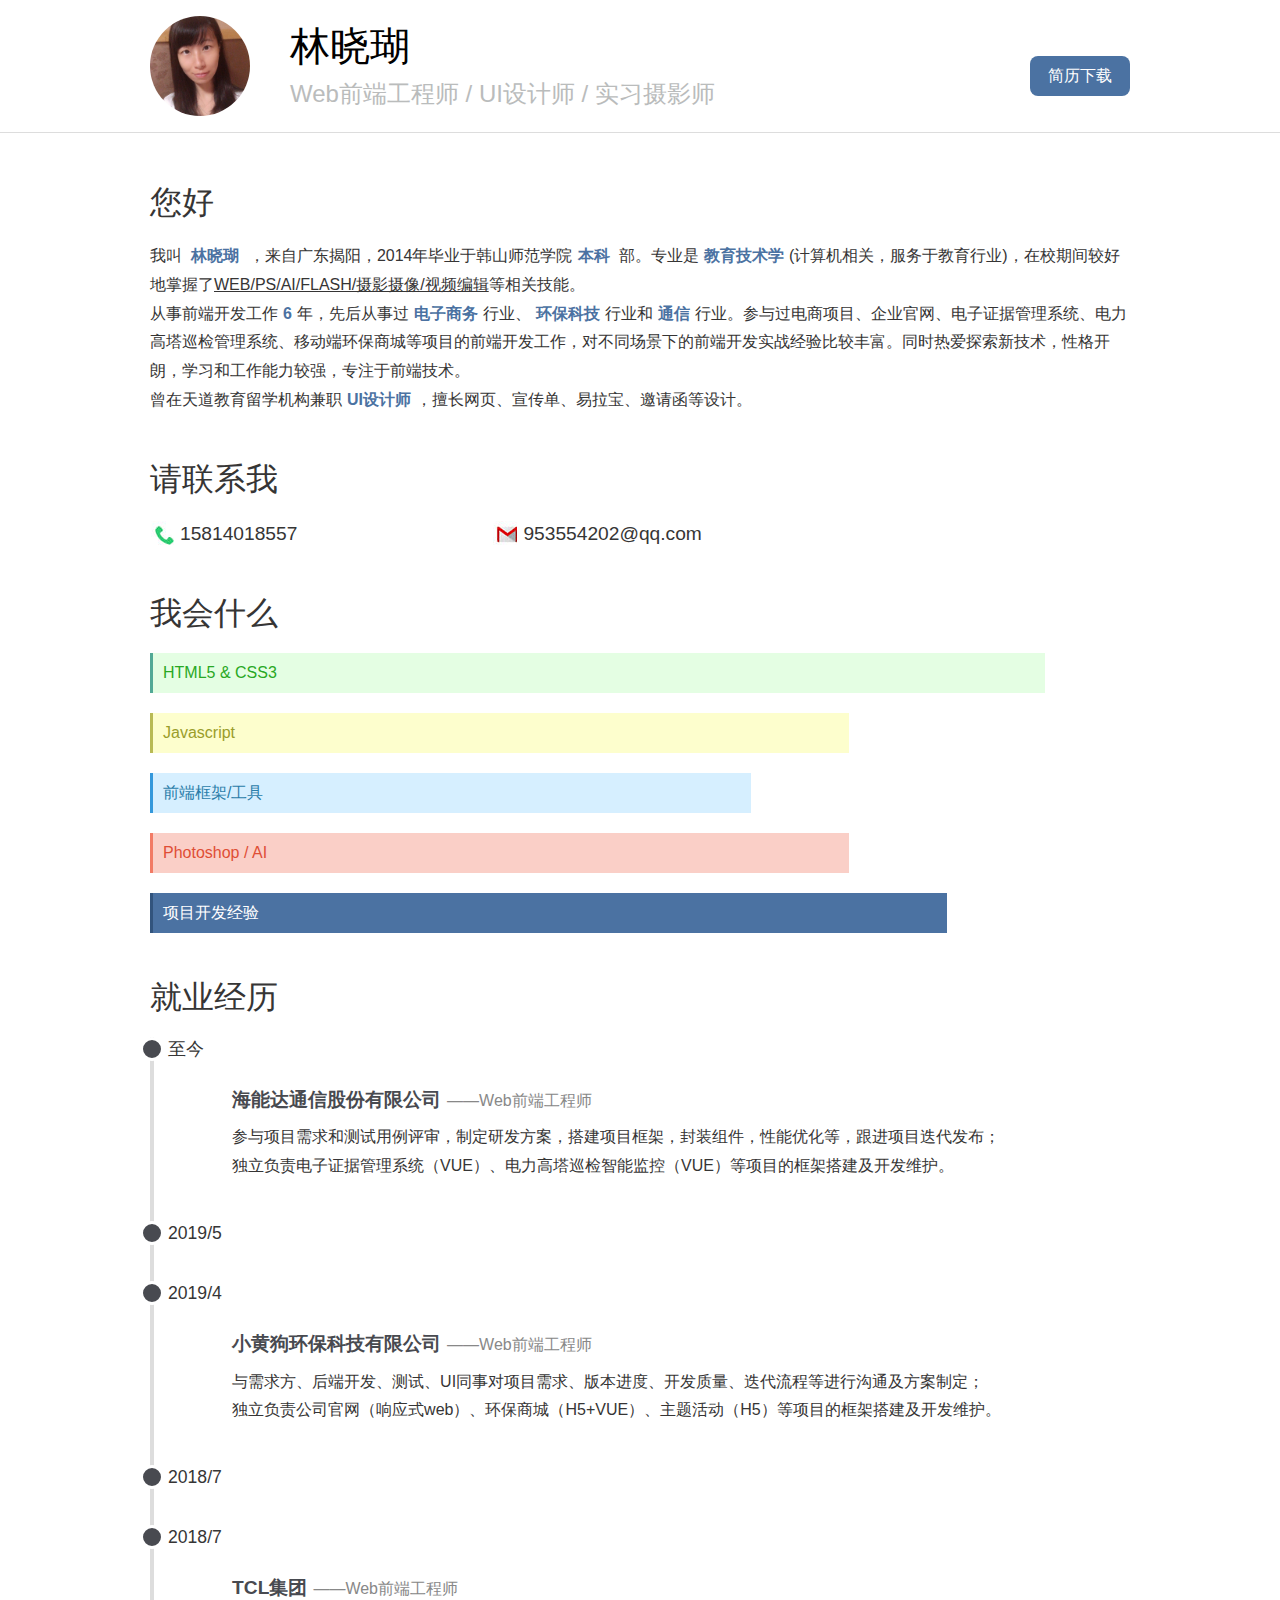
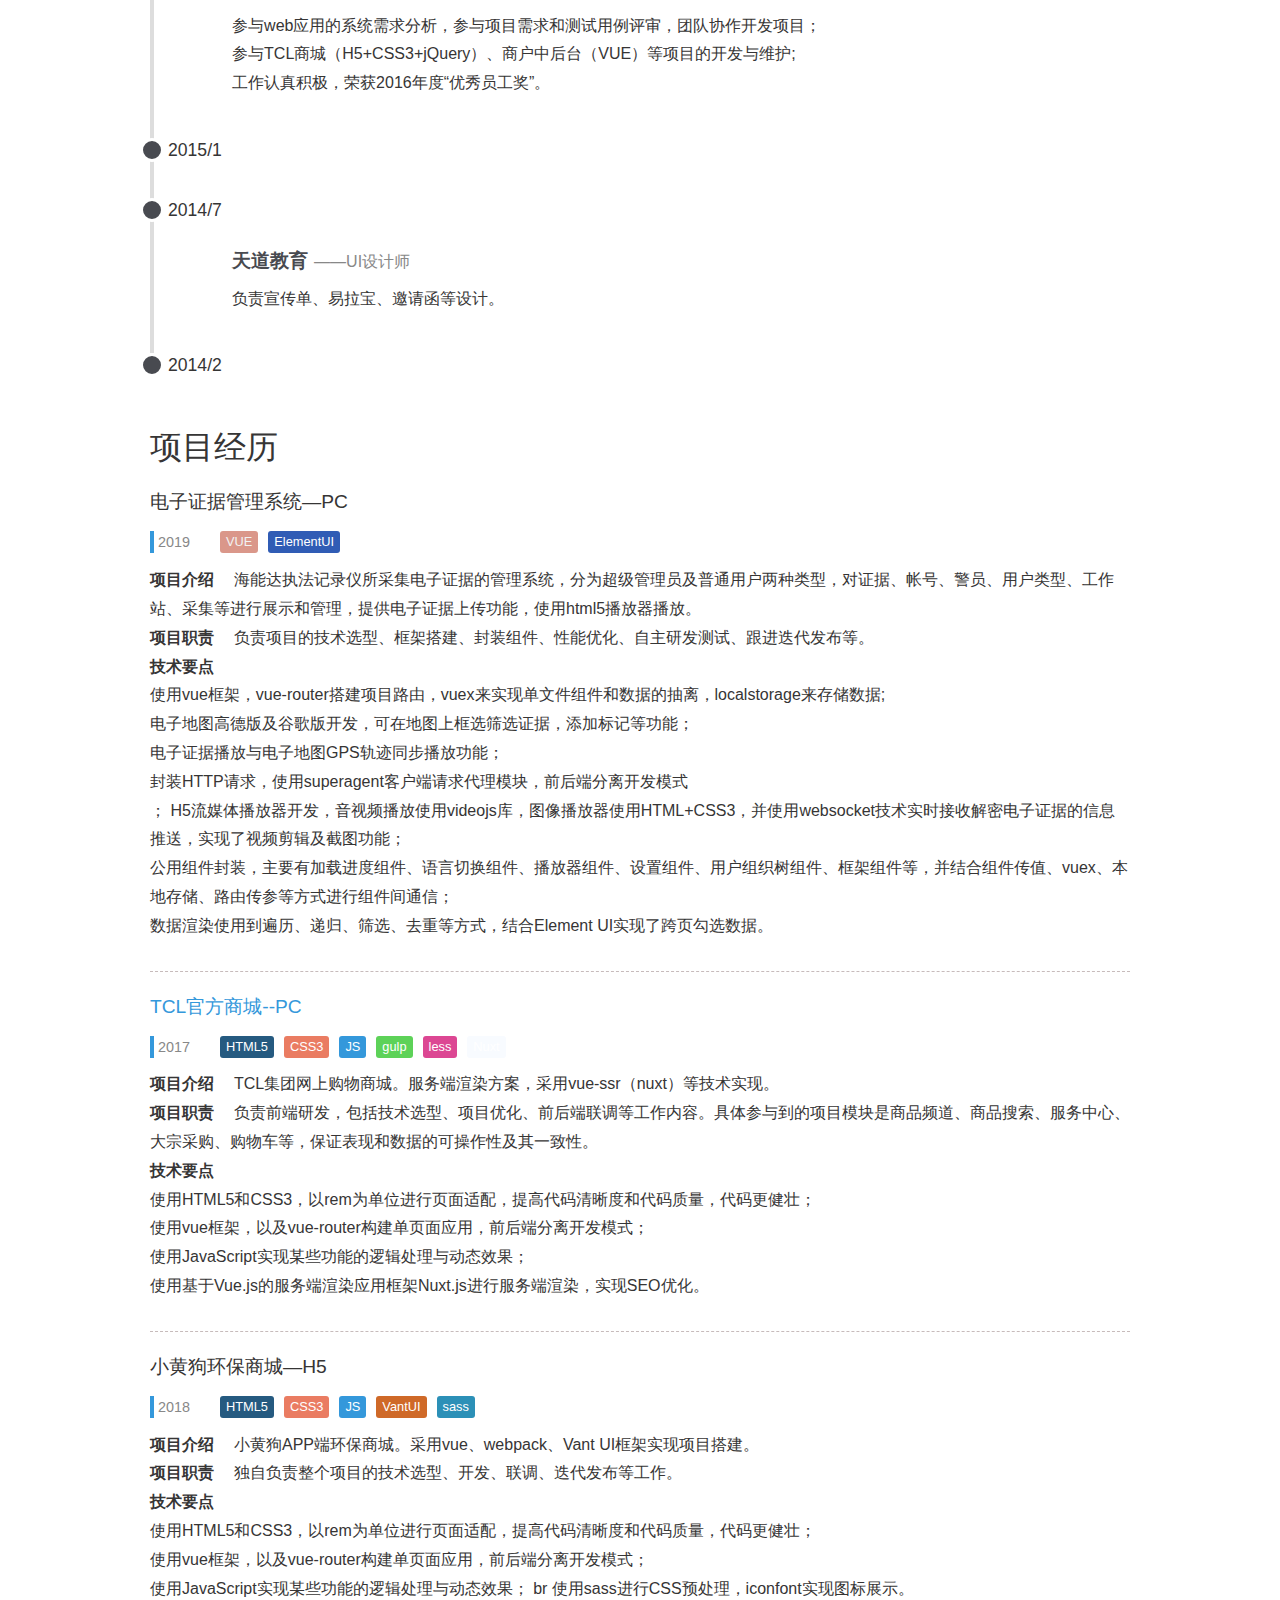
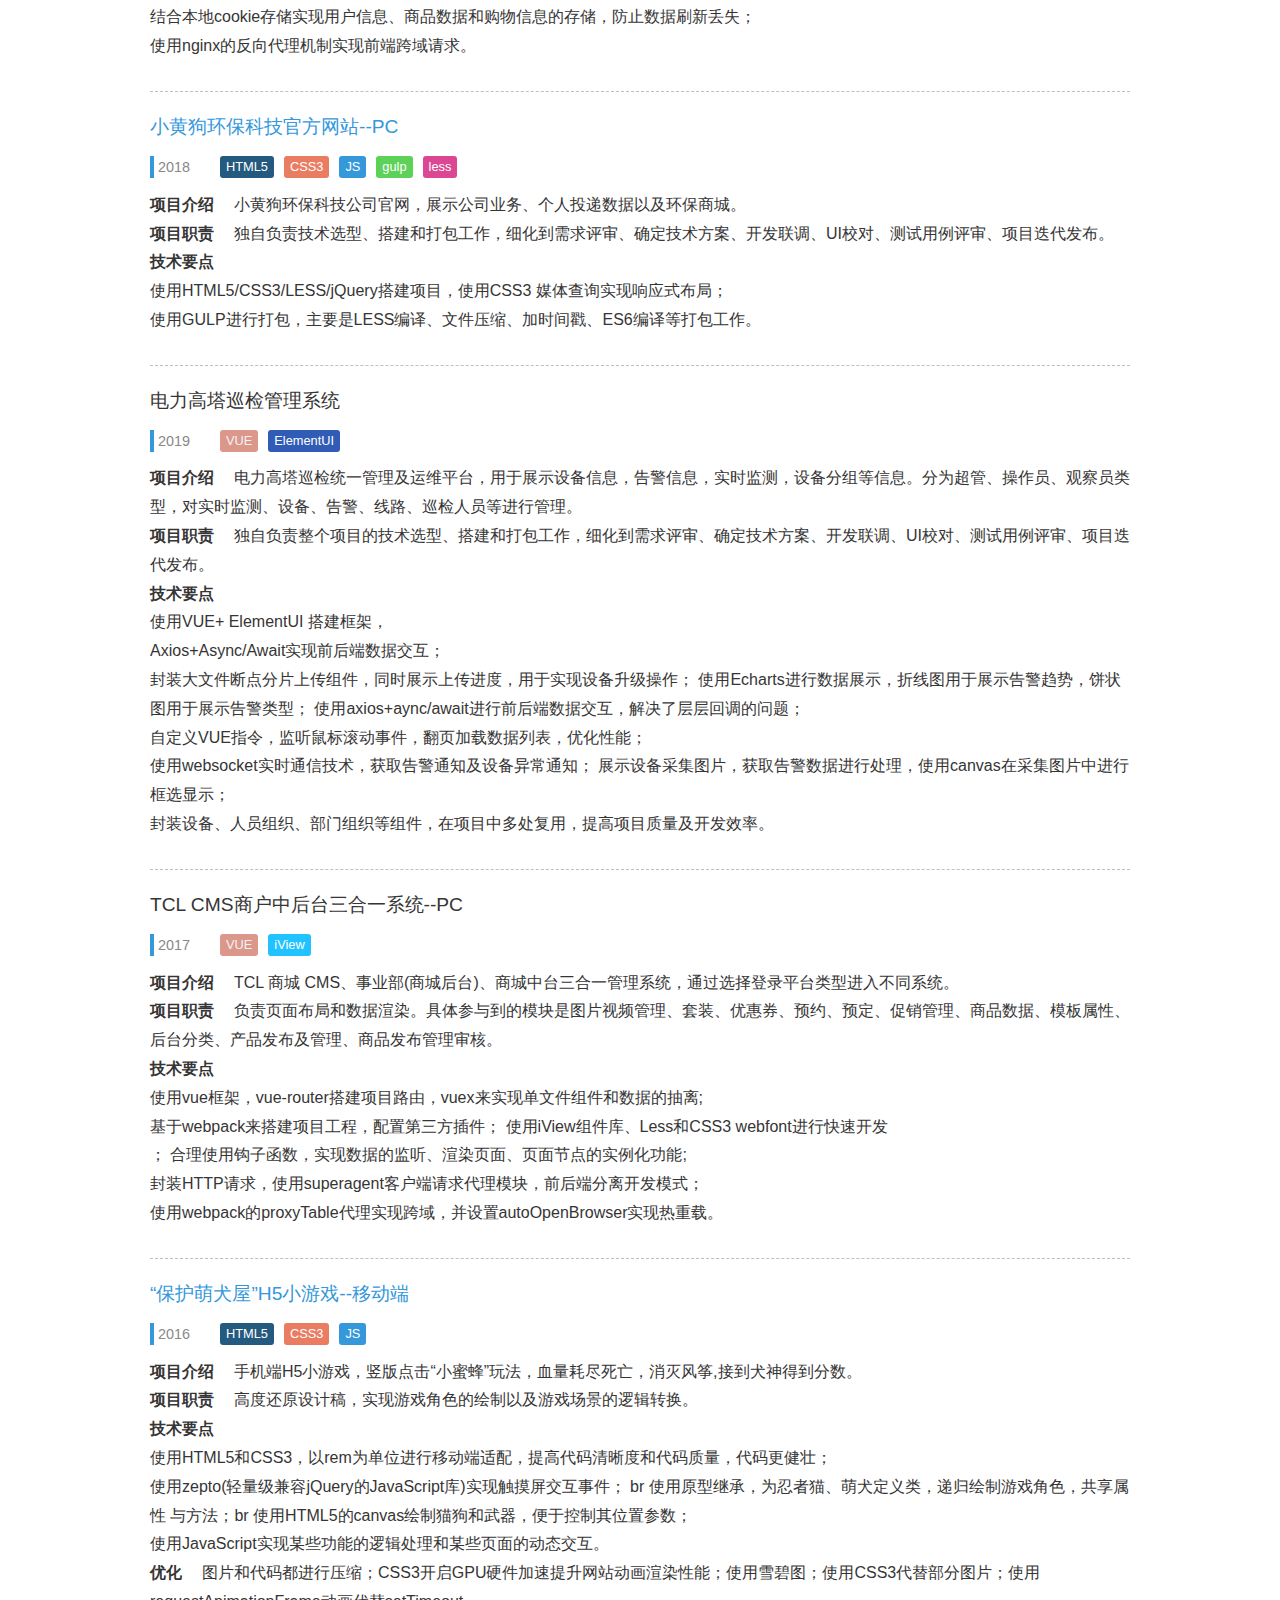
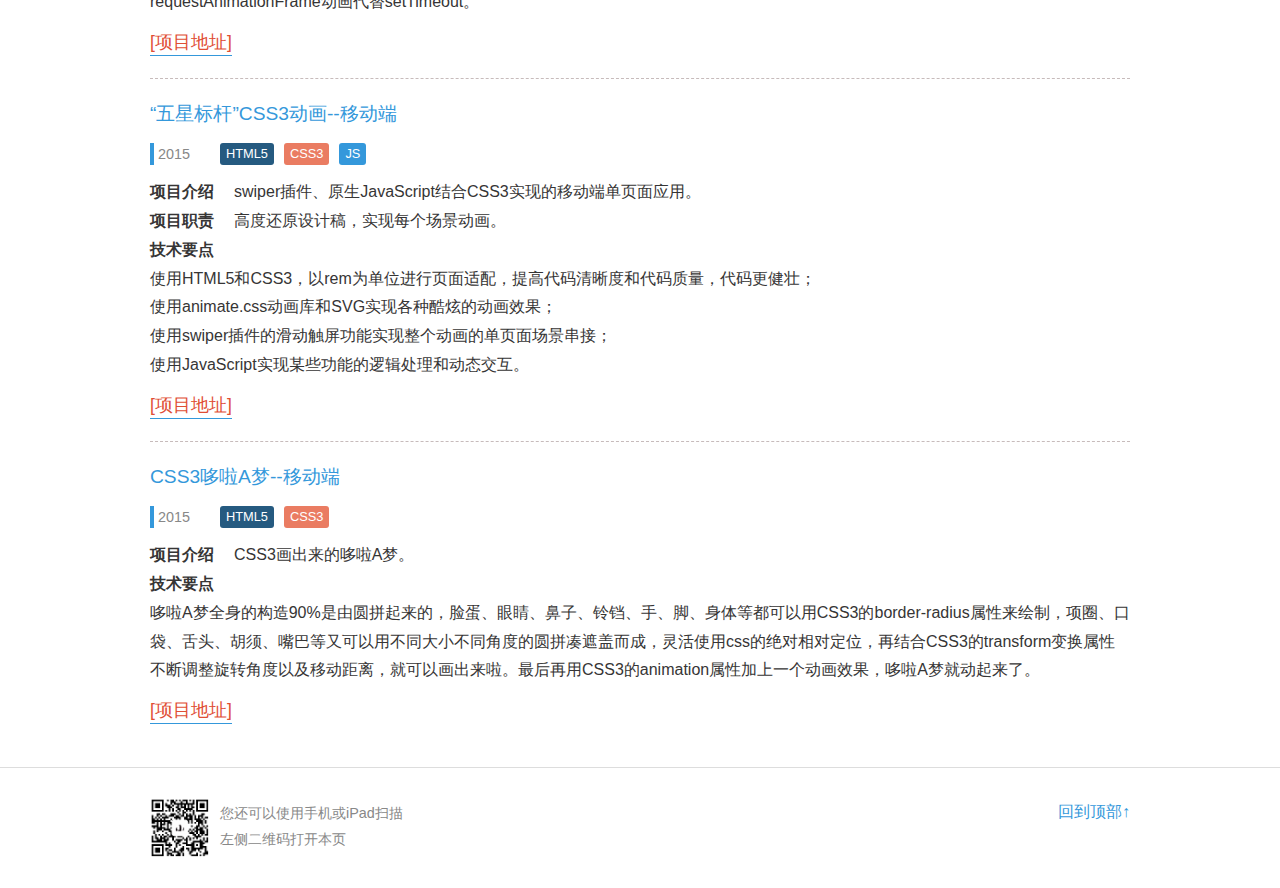
<file: index.html>
<!DOCTYPE html>
<html>

<head>
    <meta charset="utf-8">
    <meta name="keywords" content="林晓瑚，前端，工程师，javascript,frontend,resume">
    <meta name="description" content="林晓瑚个人简历-web前端开发工程">
    <meta name="viewport" content="width=device-width,initial-scale=1.0,minimum-scale=1.0,maximum-scale=1.0,user-scalable=no">
    <meta name="format-detection" content="telephone=no">
    <title>我是Web前端工程师 - Web Frontend Developer</title>
    <link href="./assests/base.css" rel="stylesheet" type="text/css" />
    <link href="./assests/imfe.css" rel="stylesheet" type="text/css" />
</head>

<body id="top">
    <!--[if lt IE 11]>
<script>
!function(body){
	body.style.width = body.style.height = '100%';
	body.parentNode.style.overflow = body.style.overflow = 'hidden';
}(document.body);
</script>
<iframe src="low.html" frameborder="0" scrolling="no" style="position: absolute;left: 0;top: 0;width: 100%;height: 100%;"></iframe>
<![endif]-->
    <header class="header">
        <div class="inner">
            <div class="avatar"><img src="./assests/avatar.png" alt=""></div>
            <h1><strong>林晓瑚</strong><i>Web前端工程师 / UI设计师 / 实习摄影师</i></h1>
            <a href="./assests/resume.pdf" class="download">简历下载</a>
        </div>
    </header>
    <div class="main">
        <section class="intro">
            <div class="inner">
                <h2>您好</h2>
                <p>我叫 <strong>林晓瑚</strong> ，来自广东揭阳，2014年毕业于韩山师范学院<strong>本科</strong> 部。专业是<strong>教育技术学</strong>(计算机相关，服务于教育行业)，在校期间较好地掌握了<u>WEB/PS/AI/FLASH/摄影摄像/视频编辑</u>等相关技能。</p>
                <p>从事前端开发工作<strong>6</strong>年，先后从事过<strong>电子商务</strong>行业、<strong>环保科技</strong>行业和<strong>通信</strong>行业。参与过电商项目、企业官网、电子证据管理系统、电力高塔巡检管理系统、移动端环保商城等项目的前端开发工作，对不同场景下的前端开发实战经验比较丰富。同时热爱探索新技术，性格开朗，学习和工作能力较强，专注于前端技术。</p>
                <p>曾在天道教育留学机构兼职<strong>UI设计师</strong>，擅长网页、宣传单、易拉宝、邀请函等设计。</p>
            </div>
        </section>
        <section class="contact">
            <div class="inner">
                <h2>请联系我</h2>
                <ul>
                    <li class="item1"><i></i>
                        <script>
                            if (window.atob) {
                                document.write(window.atob('MTU4MTQwMTg1NTc='));
                            };
                        </script>
                    </li>
                    <li class="item2"><i></i>
                        <script>
                            document.write(['com', 'qq', '953554202'].reverse().join('.').replace('.', '@'));
                        </script>
                    </li>
                </ul>
            </div>
        </section>
        <section class="skills">
            <div class="inner">
                <h2>我会什么</h2>
                <ul>
                    <li class="item1">
                        <span>HTML5 & CSS3 </span>
                        <p>
                            使用HTML5+CSS3开发PC端/移动端/响应式项目，熟练处理各类浏览器兼容问题，熟悉移动端页面适配;<br> 能使用合适的结构编写兼容主流浏览器的页面布局；
                            <br> 能编写符合SEO的HTML5，掌握移动布局以及响应式布局；
                            <br> 能适当运用CSS3增强现代浏览器的展示效果；
                            <br> 能熟练使用Chrome开发者工具、FireBug等工具辅助开发。
                        </p>
                    </li>
                    <li class="item2">
                        <span>Javascript</span>
                        <p>
                            使用JavaScript实现页面动态交互，熟悉前后端分离，使用Ajax、Websocket及异步编程等技术数据交互;<br>
                            <br> 熟练运用jQuery、Zepto等类库编写各种网页常见交互效果，能独立开发依赖jQuery库的插件；
                            <br> 使用VUE+Element UI/Vant UI+Webpack开发各种管理应用，能独立进行项目架构，通过设计JavaScript程序模块、通用类库以及封装基础组件来提高项目开发效率及质量。
                        </p>
                    </li>
                    <li class="item3">
                        <span>前端框架/工具</span>
                        <p>熟悉版本管理工具SVN、Git，了解Gulp、Webpack等前端工程化工具；<br>基于jQuery、Echarts、Sass、Animate动画库、高德地图等开发项目，有较为丰富的经验；使用SSR框架（Nuxt.js）重构商城项目；对NodeJS框架(Express.js）有一定了解；了解web加载性能优化。</p>
                    </li>
                    <li class="item4">
                        <span>Photoshop / AI</span>
                        <p>熟悉工具的使用，能够较好地处理图片；<br> 掌握网页设计，能独立进行网页视觉稿设计；
                            <br> 宣传单、易拉宝、邀请函等设计。
                        </p>
                    </li>
                    <li class="item5">
                        <span>项目开发经验</span>
                        <p>PC端 / 移动端 / 响应式；<br>CSS3动画、H5小游戏与微信小程序。</p>
                    </li>
                </ul>
            </div>
        </section>
        <section class="work">
            <div class="inner">
                <h2>就业经历</h2>
                <ul class="timeline">
                    <li>
                        <i></i><span>至今</span>
                        <section>
                            <h3><strong>海能达通信股份有限公司</strong>——Web前端工程师</h3>
                            <p>参与项目需求和测试用例评审，制定研发方案，搭建项目框架，封装组件，性能优化等，跟进项目迭代发布；<br> 独立负责电子证据管理系统（VUE）、电力高塔巡检智能监控（VUE）等项目的框架搭建及开发维护。
                            </p>
                            <div class="last_time"><i></i><span>2019/5</span></div>
                        </section>
                    </li>
                    <li>
                        <i></i><span>2019/4</span>
                        <section>
                            <h3><strong>小黄狗环保科技有限公司</strong>——Web前端工程师</h3>
                            <p>与需求方、后端开发、测试、UI同事对项目需求、版本进度、开发质量、迭代流程等进行沟通及方案制定；<br> 独立负责公司官网（响应式web）、环保商城（H5+VUE）、主题活动（H5）等项目的框架搭建及开发维护。
                            </p>
                            <div class="last_time"><i></i><span>2018/7</span></div>
                        </section>
                    </li>
                    <li>
                        <i></i><span>2018/7</span>
                        <section>
                            <h3><strong>TCL集团</strong>——Web前端工程师</h3>
                            <p>参与web应用的系统需求分析，参与项目需求和测试用例评审，团队协作开发项目；<br> 参与TCL商城（H5+CSS3+jQuery）、商户中后台（VUE）等项目的开发与维护; <br>工作认真积极，荣获2016年度“优秀员工奖”。</p>
                            <div class="last_time"><i></i><span>2015/1</span></div>
                        </section>
                    </li>
                    <li>
                        <i></i><span>2014/7</span>
                        <section>
                            <h3><strong>天道教育</strong>——UI设计师</h3>
                            <p>负责宣传单、易拉宝、邀请函等设计。</p>
                            <div class="last_time"><i></i><span>2014/2</span></div>
                        </section>
                    </li>
                </ul>
            </div>
        </section>
        <!-- <section class="work">
		<div class="inner">
			<h2>实习经历</h2>
			<ul class="timeline">
				<li>
					<i></i><span>2014/02/28</span>
					<section>
						<h3><strong>深圳帝尊集团</strong>——Web前端工程师</h3>
						<p>负责集团官网、集团旗下公司网站的设计与前端开发工作。此段实习经历，主要锻炼了自身的审美能力、图片/网页设计能力，以及提高了HTML/CSS/JS水平，为毕业后进入社会工作打下了较好的基础。</p>
						<div class="last_time"><i></i><span>2013/08/26</span></div>
					</section>
				</li>
			</ul>
		</div>
	</section> -->
        <section class="project">
            <div class="inner">
                <h2>项目经历</h2>
                <ul class="project_list">
                    <li>
                        <h4>电子证据管理系统—PC</h4>
                        <div class="info"><span class="time">2019</span>
                            <div class="tag"><span class="vue">VUE</span><span class="elementUI">ElementUI</span></div>
                        </div>
                        <p><strong>项目介绍</strong>海能达执法记录仪所采集电子证据的管理系统，分为超级管理员及普通用户两种类型，对证据、帐号、警员、用户类型、工作站、采集等进行展示和管理，提供电子证据上传功能，使用html5播放器播放。<br>
                            <strong>项目职责</strong>负责项目的技术选型、框架搭建、封装组件、性能优化、自主研发测试、跟进迭代发布等。<br>
                            <strong>技术要点</strong><br>使用vue框架，vue-router搭建项目路由，vuex来实现单文件组件和数据的抽离，localstorage来存储数据;<br> 电子地图高德版及谷歌版开发，可在地图上框选筛选证据，添加标记等功能；<br> 电子证据播放与电子地图GPS轨迹同步播放功能；<br> 封装HTTP请求，使用superagent客户端请求代理模块，前后端分离开发模式<br>； H5流媒体播放器开发，音视频播放使用videojs库，图像播放器使用HTML+CSS3，并使用websocket技术实时接收解密电子证据的信息推送，实现了视频剪辑及截图功能；<br>公用组件封装，主要有加载进度组件、语言切换组件、播放器组件、设置组件、用户组织树组件、框架组件等，并结合组件传值、vuex、本地存储、路由传参等方式进行组件间通信；<br>数据渲染使用到遍历、递归、筛选、去重等方式，结合Element
                            UI实现了跨页勾选数据。
                        </p>
                    </li>
                    <li>
                        <h4><a href="https://www.tcl.com/" target="_blank">TCL官方商城--PC</a></h4>
                        <div class="info"><span class="time">2017</span>
                            <div class="tag"><span class="html5">HTML5</span><span class="css3">CSS3</span><span class="js">JS</span><span class="gulp">gulp</span><span class="less">less</span><span class="nuxt">Nuxt</span></div>
                        </div>
                        <p><strong>项目介绍</strong>TCL集团网上购物商城。服务端渲染方案，采用vue-ssr（nuxt）等技术实现。<br>
                            <strong>项目职责</strong>负责前端研发，包括技术选型、项目优化、前后端联调等工作内容。具体参与到的项目模块是商品频道、商品搜索、服务中心、大宗采购、购物车等，保证表现和数据的可操作性及其一致性。<br>
                            <strong>技术要点</strong><br>使用HTML5和CSS3，以rem为单位进行页面适配，提高代码清晰度和代码质量，代码更健壮； <br>使用vue框架，以及vue-router构建单页面应用，前后端分离开发模式；<br> 使用JavaScript实现某些功能的逻辑处理与动态效果；<br> 使用基于Vue.js的服务端渲染应用框架Nuxt.js进行服务端渲染，实现SEO优化。
                        </p>
                        <!-- <a href="https://www.tcl.com/" target="_blank" class="url">[项目地址]</a> -->
                    </li>
                    <li>
                        <h4>小黄狗环保商城—H5</h4>
                        <div class="info"><span class="time">2018</span>
                            <div class="tag"><span class="html5">HTML5</span><span class="css3">CSS3</span><span class="js">JS</span><span class="vantUI">VantUI</span><span class="sass">sass</span></div>
                        </div>
                        <p><strong>项目介绍</strong>小黄狗APP端环保商城。采用vue、webpack、Vant UI框架实现项目搭建。<br>
                            <strong>项目职责</strong>独自负责整个项目的技术选型、开发、联调、迭代发布等工作。<br>
                            <strong>技术要点</strong><br> 使用HTML5和CSS3，以rem为单位进行页面适配，提高代码清晰度和代码质量，代码更健壮；
                            <br> 使用vue框架，以及vue-router构建单页面应用，前后端分离开发模式；
                            <br> 使用JavaScript实现某些功能的逻辑处理与动态效果； br 使用sass进行CSS预处理，iconfont实现图标展示。
                            <br> 结合本地cookie存储实现用户信息、商品数据和购物信息的存储，防止数据刷新丢失；
                            <br> 使用nginx的反向代理机制实现前端跨域请求。
                        </p>
                    </li>
                    <li>
                        <h4><a href="https://www.xhg.com/" target="_blank">小黄狗环保科技官方网站--PC</a></h4>
                        <div class="info"><span class="time">2018</span>
                            <div class="tag"><span class="html5">HTML5</span><span class="css3">CSS3</span><span class="js">JS</span><span class="gulp">gulp</span><span class="less">less</span></div>
                        </div>
                        <p><strong>项目介绍</strong>小黄狗环保科技公司官网，展示公司业务、个人投递数据以及环保商城。<br>
                            <strong>项目职责</strong>独自负责技术选型、搭建和打包工作，细化到需求评审、确定技术方案、开发联调、UI校对、测试用例评审、项目迭代发布。<br>
                            <strong>技术要点</strong><br>使用HTML5/CSS3/LESS/jQuery搭建项目，使用CSS3 媒体查询实现响应式布局；<br> 使用GULP进行打包，主要是LESS编译、文件压缩、加时间戳、ES6编译等打包工作。
                        </p>
                        <!-- <a href="https://www.xhg.com/" target="_blank" class="url">[项目地址]</a> -->
                    </li>
                    <li>
                        <h4>电力高塔巡检管理系统</h4>
                        <div class="info"><span class="time">2019</span>
                            <div class="tag"><span class="vue">VUE</span><span class="elementUI">ElementUI</span></div>
                        </div>
                        <p><strong>项目介绍</strong>电力高塔巡检统一管理及运维平台，用于展示设备信息，告警信息，实时监测，设备分组等信息。分为超管、操作员、观察员类型，对实时监测、设备、告警、线路、巡检人员等进行管理。 <br>
                            <strong>项目职责</strong>独自负责整个项目的技术选型、搭建和打包工作，细化到需求评审、确定技术方案、开发联调、UI校对、测试用例评审、项目迭代发布。<br>
                            <strong>技术要点</strong><br>使用VUE+ ElementUI 搭建框架，<br>Axios+Async/Await实现前后端数据交互；<br> 封装大文件断点分片上传组件，同时展示上传进度，用于实现设备升级操作； 使用Echarts进行数据展示，折线图用于展示告警趋势，饼状图用于展示告警类型； 使用axios+aync/await进行前后端数据交互，解决了层层回调的问题；<br> 自定义VUE指令，监听鼠标滚动事件，翻页加载数据列表，优化性能；<br>使用websocket实时通信技术，获取告警通知及设备异常通知；
                            展示设备采集图片，获取告警数据进行处理，使用canvas在采集图片中进行框选显示；
                            <br> 封装设备、人员组织、部门组织等组件，在项目中多处复用，提高项目质量及开发效率。
                        </p>
                    </li>
                    <li>
                        <h4>TCL CMS商户中后台三合一系统--PC</h4>
                        <div class="info"><span class="time">2017</span>
                            <div class="tag"><span class="vue">VUE</span><span class="iview">iView</span></div>
                        </div>
                        <p><strong>项目介绍</strong>TCL 商城 CMS、事业部(商城后台)、商城中台三合一管理系统，通过选择登录平台类型进入不同系统。<br>
                            <strong>项目职责</strong>负责页面布局和数据渲染。具体参与到的模块是图片视频管理、套装、优惠券、预约、预定、促销管理、商品数据、模板属性、后台分类、产品发布及管理、商品发布管理审核。<br>
                            <strong>技术要点</strong><br>使用vue框架，vue-router搭建项目路由，vuex来实现单文件组件和数据的抽离;<br> 基于webpack来搭建项目工程，配置第三方插件； 使用iView组件库、Less和CSS3 webfont进行快速开发<br>； 合理使用钩子函数，实现数据的监听、渲染页面、页面节点的实例化功能;<br> 封装HTTP请求，使用superagent客户端请求代理模块，前后端分离开发模式；<br>                            使用webpack的proxyTable代理实现跨域，并设置autoOpenBrowser实现热重载。
                        </p>
                    </li>
                    <li>
                        <h4><a href="./works/protect/index.html" target="_blank">“保护萌犬屋”H5小游戏--移动端</a></h4>
                        <div class="info"><span class="time">2016</span>
                            <div class="tag"><span class="html5">HTML5</span><span class="css3">CSS3</span><span class="js">JS</span></div>
                        </div>
                        <p><strong>项目介绍</strong>手机端H5小游戏，竖版点击“小蜜蜂”玩法，血量耗尽死亡，消灭风筝,接到犬神得到分数。<br>
                            <strong>项目职责</strong>高度还原设计稿，实现游戏角色的绘制以及游戏场景的逻辑转换。<br>
                            <strong>技术要点</strong><br> 使用HTML5和CSS3，以rem为单位进行移动端适配，提高代码清晰度和代码质量，代码更健壮；
                            <br> 使用zepto(轻量级兼容jQuery的JavaScript库)实现触摸屏交互事件； br 使用原型继承，为忍者猫、萌犬定义类，递归绘制游戏角色，共享属性 与方法；br 使用HTML5的canvas绘制猫狗和武器，便于控制其位置参数；
                            <br> 使用JavaScript实现某些功能的逻辑处理和某些页面的动态交互。
                            <br>
                            <strong>优化</strong>图片和代码都进行压缩；CSS3开启GPU硬件加速提升网站动画渲染性能；使用雪碧图；使用CSS3代替部分图片；使用requestAnimationFrame动画代替setTimeout。</p>
                        <a href="./works/protect/index.html" target="_blank" class="url">[项目地址]</a>
                    </li>
                    <li>
                        <h4><a href="./works/stars/index.html" target="_blank">“五星标杆”CSS3动画--移动端</a></h4>
                        <div class="info"><span class="time">2015</span>
                            <div class="tag"><span class="html5">HTML5</span><span class="css3">CSS3</span><span class="js">JS</span></div>
                        </div>
                        <p><strong>项目介绍</strong>swiper插件、原生JavaScript结合CSS3实现的移动端单页面应用。<br>
                            <strong>项目职责</strong>高度还原设计稿，实现每个场景动画。<br>
                            <strong>技术要点</strong><br> 使用HTML5和CSS3，以rem为单位进行页面适配，提高代码清晰度和代码质量，代码更健壮；
                            <br> 使用animate.css动画库和SVG实现各种酷炫的动画效果；
                            <br> 使用swiper插件的滑动触屏功能实现整个动画的单页面场景串接；
                            <br> 使用JavaScript实现某些功能的逻辑处理和动态交互。
                        </p>
                        <a href="./works/stars/index.html" target="_blank" class="url">[项目地址]</a>
                    </li>
                    <li>
                        <h4><a href="./works/doraemon.html" target="_blank">CSS3哆啦A梦--移动端</a></h4>
                        <div class="info"><span class="time">2015</span>
                            <div class="tag"><span class="html5">HTML5</span><span class="css3">CSS3</span></div>
                        </div>
                        <p><strong>项目介绍</strong>CSS3画出来的哆啦A梦。<br>
                            <strong>技术要点</strong><br> 哆啦A梦全身的构造90%是由圆拼起来的，脸蛋、眼睛、鼻子、铃铛、手、脚、身体等都可以用CSS3的border-radius属性来绘制，项圈、口袋、舌头、胡须、嘴巴等又可以用不同大小不同角度的圆拼凑遮盖而成，灵活使用css的绝对相对定位，再结合CSS3的transform变换属性不断调整旋转角度以及移动距离，就可以画出来啦。最后再用CSS3的animation属性加上一个动画效果，哆啦A梦就动起来了。
                        </p>
                        <a href="./works/doraemon.html" target="_blank" class="url">[项目地址]</a>
                    </li>
                </ul>
                <!-- <p class="moreWorks">查看更多项目请移步这里~<a href="http://www.linxiaohu.com/blog" target="_blank">林晓瑚的个人博客网站</a></p> -->
            </div>
        </section>
    </div>
    <footer class="footer">
        <div class="inner">
            <div id="mobile">
                <img src="./assests/ewm.png" alt="">
                <p>您还可以使用手机或iPad扫描左侧二维码打开本页</p>
            </div>
            <a href="#top">回到顶部↑</a>
        </div>
    </footer>
    <script>
        try {
            if (/Android|webOS|iPhone|iPad|BlackBerry/i.test(navigator.userAgent)) {
                mobile.style.display = 'none';
                var url = document.querySelectorAll('span.url');
                for (var i = 0; i < url.length; i++) {
                    url[i].innerText = '[项目地址]';
                    //var clsName = url[i].className;
                    //clsName += ' url1';
                    //url[i].className = clsName;
                    var ewm = url[i].nextElementSibling || url[i].nextSibling;
                    ewm.style.display = 'none';
                    //alert(ewm.nodeName)
                    url[i].onclick = function() {
                        window.open(this.getAttribute('data-url'));
                    };
                };
            } else {

            }
        } catch (err) {

        }
    </script>
</body>

</html>
</file>
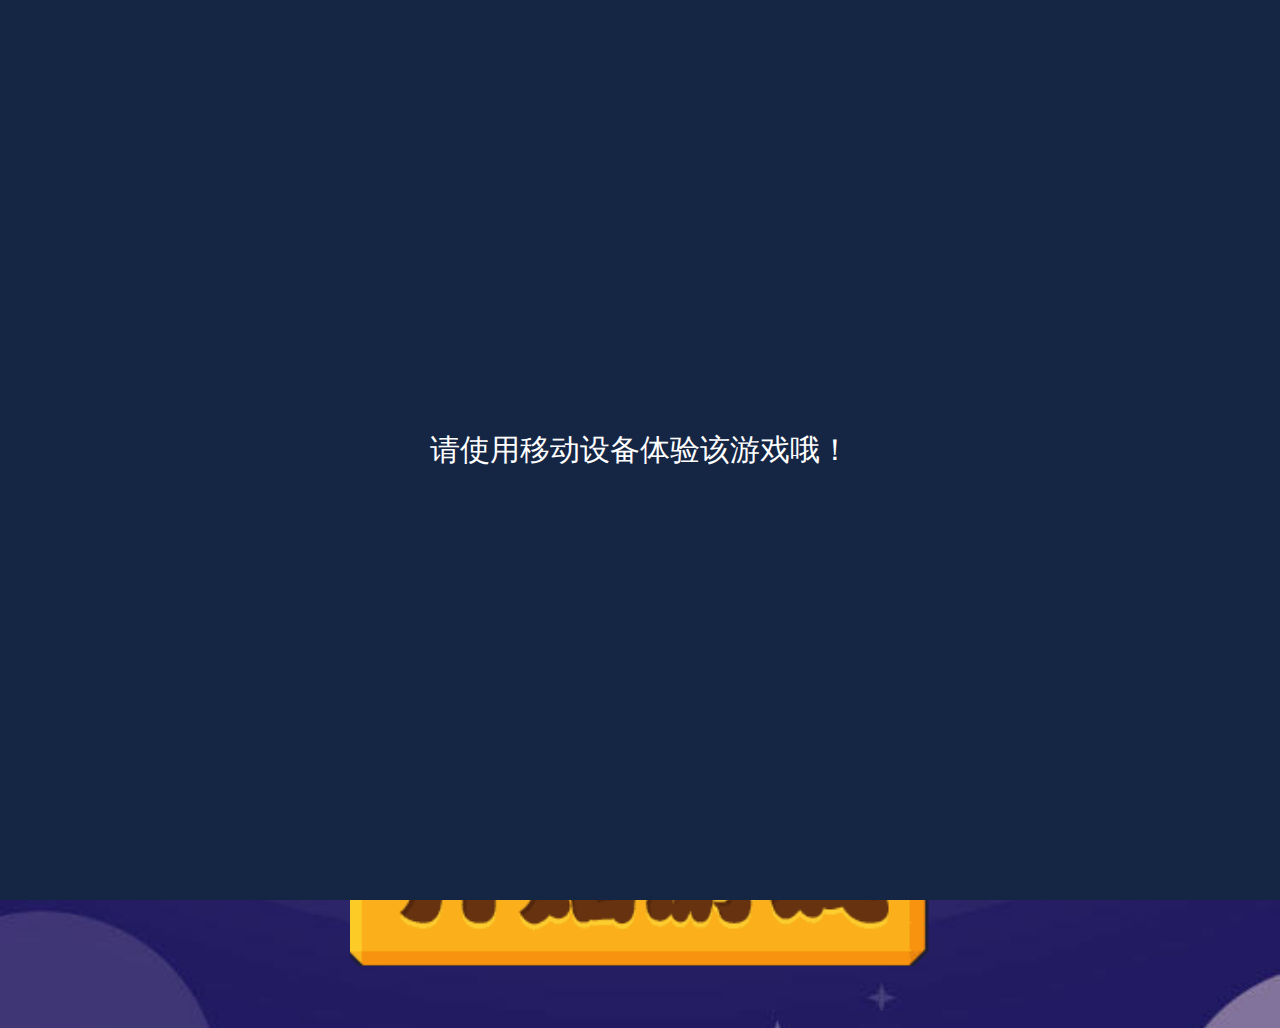
<file: works/protect/index.html>
<!doctype html>
<html>
<head>
<meta charset="utf-8">
<meta name="viewport" content="initial-scale=1, user-scalable=0, minimum-scale=1.0, maximum-scale=1.0, width=device-width">
<meta name="screen-orientation" content="portrait">
<title>保卫萌犬屋</title>
<link rel="stylesheet" href="css/game.css">
</head>

<body>
	<img src="images/roof.png" class="roof">
	<!-- 移动设备提醒 -->
	<div id="warm1"><span>请使用移动设备体验该游戏哦！</span></div>
	<!--竖屏提醒-->
	<div class="to-portrait-box" id="portrait">
		<div class="to-portrait">
	    	<div class="dir"></div>
			<div class="phone"></div>
	    </div>
	</div>
    
    <!-- 游戏开始 -->
    <section id="start-game"><h1><img src="images/logo.png"></h1><p class="btns"><a href="javascript:;" class="intro-btn" id="intro-btn">玩法说明</a><a href="javascript:;" class="start-btn" id="start-btn">开始游戏</a></p></section>
    
    <!--玩法说明-->
    <section id="intro-stage">
    	<a href="javascript:;" id="return"></a>
        <div id="loading" class="loading"></div><!--大图加载未完成时，显示进度动画-->
        <img src="images/help.jpg" id="help">
    </section>
    <!--游戏主场景-->
    <section id="game">
    	<!--游戏界面头部&脚部-->
        <div class="game-top" id="game-top">
        	<p class="quanwu">萌犬屋</p>
            <p id="houses">
            </p><!--bg为犬屋，误伤一个萌犬，则增加一个img-->
            <div id="score-area">
                <span id="highest-score">9999</span>
                <span id="now-score">0</span>
            </div>
        </div>
        <div class="game-bottom" id="game-bottom">
        	<div class="kuwu">
            	<a href="javascript:;" class="bu">补</a>
                <p id="kuwus">
                	<span class="kuwu_1"></span>
                	<span class="kuwu_1"></span>
                	<span class="kuwu_1"></span>
                	<span class="kuwu_1"></span>
                	<span class="kuwu_1"></span>
                	<span class="kuwu_1"></span>
                </p>
            </div>
        	<div class="shu-wrap">
            	<a href="javascript:;" class="shu">术</a>
                <p id="juanzhou">
                	<span id="jz-num">×3</span>
                </p>
                <input type="hidden" value="0" id="hid">
            </div>
        </div> 
        <!--游戏流程--> 
    	<div class="kaishi"><img src="images/kaishi.png"></div>
    	<canvas id="stage">抱歉。您的游览器不支持canvas！</canvas>        
		<div class="shen" id="shen"></div>
    </section>  
    <!--结束界面-->  
    <section class="jieshu"><img src="images/wan.png"></section> 
    <!--任务评价-->
    <section id="game-result">
    	<h2>任务评价</h2>
        <div class="result">
        	<p><span class="count" id="count1">0</span><span class="mark" id="mark1">0</span></p>
        	<p><span class="count" id="count2">0</span><span class="mark" id="mark2">0</span></p>
        	<p><span class="count" id="count3">0</span><span class="mark" id="mark3">0</span></p>
            <div class="chenghao-wrap"><span class="count">0</span><span class="chenghao chenghao2"></span></div>
        </div>
        <p class="btns"><span><img src="images/share-txt.png"></span><a href="javascript:;" class="share-btn" id="share-btn">查看排名</a><a href="javascript:;" class="replay-btn" id="replay-btn">再玩一次</a></p>
        <img src="images/weixin.png" class="weixin">
        <a href="javascript:;" class="back">返回</a>
    </section>
    
    
    <!--音效-->
	<!--射击苦无-->
    <audio id="kwSound">
		<source src="media/kuwu.mp3" />
	</audio>
    <!--施放忍术-->
    <audio id="rsSound">
    	<source src="media/rsjz.mp3">
    </audio>
    <!--没有子弹时射击音效-->
    <audio id="emptySound">
    	<source src="media/empty.mp3">
    </audio>
    <!--补满子弹音效-->
    <audio id="fullSound">
    	<source src="media/full.mp3">
    </audio>
    <!--失血音效-->
    <audio id="sxSound">
    	<source src="media/sx.mp3">
    </audio>
    
    
   
	<script src="js/WeixinApi.js" charset="utf-8"></script>
	<script src="js/zepto.min.js"></script>
    <script src="js/game.js"></script>
    <script>
    	//rem
		(function (doc, win) {
		  var docEl = doc.documentElement,
			resizeEvt = 'orientationchange' in window ? 'orientationchange' : 'resize',
			recalc = function () {
			  var clientWidth = docEl.clientWidth;
			  if (!clientWidth) return;
			  docEl.style.fontSize = 100 * (clientWidth / 640) + 'px';
			};
		
		  if (!doc.addEventListener) return;
		  win.addEventListener(resizeEvt, recalc, false);
		  doc.addEventListener('DOMContentLoaded', recalc, false);
		})(document, window);
    </script> 
</body>
</html>
</file>
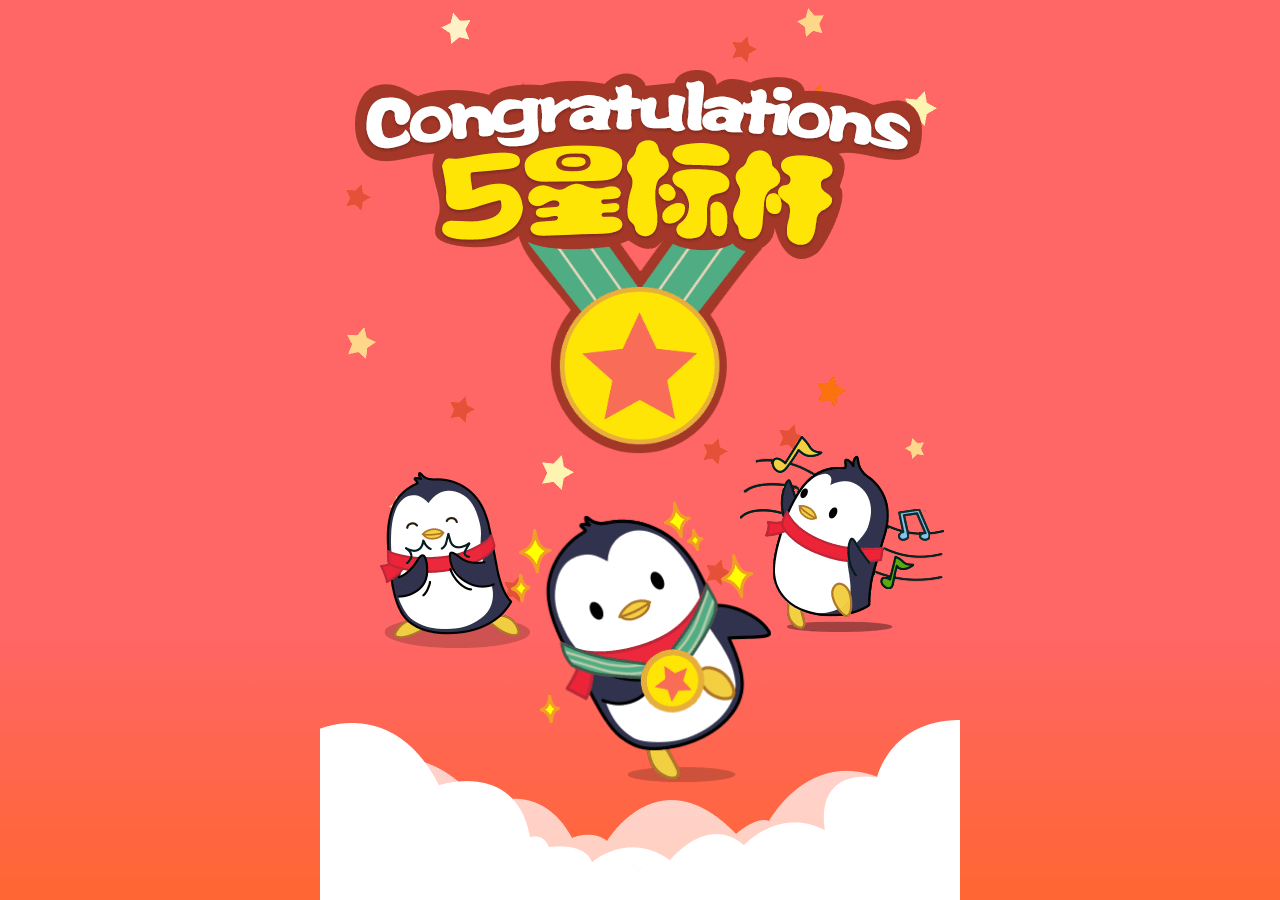
<file: works/stars/index.html>
<!doctype html>
<html>
<head>
<meta charset="utf-8">
<meta name="apple-mobile-web-app-capable" content="yes">
<meta name="viewport" content="width=device-width,user-scalable=no,initial-scale=1.0,maximum-scale=1.0,minimum-scale=1.0,minimal-ui">
<meta name="format-detection" content="telephone=no,email=no,address=no" />
<meta name="keywords" content="html5,css3,canvas,mobile,transform,transition,translate,animation">
<meta name="description" content="Swiper插件、原生JavaScript结合CSS3实现的移动端单页面应用，兼容移动设备和PC高级浏览器。">
<meta name="author" content="lxh 953554202@qq.com">
<title>五星标杆</title>
<link rel="stylesheet" type="text/css" href="css/style.css">
<link rel="stylesheet" type="text/css" href="css/animate.css">
<link rel="stylesheet" href="css/swiper.min.css">
</head>
<body>
<!--竖屏提醒-->
<div class="to-portrait-box f-hidden" id="portrait">
	<div class="to-portrait">
    	<div class="dir"></div>
		<div class="phone"></div>
    </div>
</div><!--toPortrait-box-->

<!--场景动画-->
<div class="swiper-container">
    <div class="swiper-wrapper">
        <div class="swiper-slide stage stage1">
        	<div class="inner">
                <div class="stars"><img src="images/stars.png"></div>
                <div class="medal"><h2><img src="images/text1.png"></h2><p><img src="images/medal.png"></p></div>
            	<div class="cloud1"></div>
            	<div class="cloud2"></div>
                <div class="penguin1">
                	<img src="images/penguin1.png">
                	<div class="p-stars"><span class="p-star p-star1"></span><span class="p-star p-star2"></span><span class="p-star p-star3"></span><span class="p-star p-star4"></span><span class="p-star p-star5"></span><span class="p-star p-star6"></span></div>
                </div>
                <div class="penguin2"><img src="images/penguin2.png"></div>
                <div class="penguin3"><img src="images/penguin3.png" class="p3"><div class="p3-music"><span class="p3m1"></span><span class="p3m2"></span><span class="p3m3"></span></div></div>
            </div>
        </div><!--stage1-->
        <div class="swiper-slide stage stage2">
        	<div class="inner">
            	<h2 class="title"><img src="images/stage2-title.png"></h2>
            	<div class="stage2-1">
                	<div class="penguin4"></div>
                	<div class="text2"><img src="images/text2.png"></div>
                	<div class="text3"><img src="images/text3.png"></div>
                </div>
            	<div class="stage2-2">
                	<div class="penguin5"><img src="images/penguin5.png"><img src="images/mess.png" class="mess"></div>
                	<div class="text4"><img src="images/text4.png"></div>
                	<div class="text5"><img src="images/text5.png"></div>
                </div>
            	<div class="stage2-3">
                	<div class="penguin8">
                    	<img src="images/penguin8-1.png" class="penguin8-1">
                    	<img src="images/penguin8-2.png" class="penguin8-2">
                    </div>
                	<div class="text6"><img src="images/text6.png"></div>
                	<div class="text7"><img src="images/text7.png"></div>
                </div>
            </div>        	
        </div><!--stage2-->
        <div class="swiper-slide stage stage3">
        	<div class="inner">	
                  <div class="hang-star1"><img src="images/hang-star1.png"></div>
                  <div class="hang-star2"><img src="images/hang-star2.png"></div>
                  <div class="count"><img src="images/count.png"></div>
                  <div class="ellipse"></div>
                  <div class="ell-bg"></div>
                  <div class="text12"><img src="images/text12.png"></div>
                  <div class="text13">sonyahuang(黄诗卉)</div>
                  <div class="seal"><img src="images/seal.png"></div>
                  <div class="path">
                  	<p class="text14">您于<span class="red"> 2013.07.19</span>加入鹅鹅伐木累</p>
                    <div class="ele1"></div>
                    <div class="ele2"></div>
                    <p class="text15">已累计获得5星<span class="red">2次</span>啦</p>
                    <p class="text16">超越了<span class="red">92.6%</span>的鹅厂精英</p>
                    <div class="ele3"></div>
                    <div class="dot dot1"></div>
                    <div class="dot dot2"></div>
                    <div class="dot dot3"></div>
                    <div class="dot dot4"></div>
                    <svg version="1.1" baseProfile="full" id="svg">
                      <switch>					  
                        <path stroke="#993"
 stroke-width="1px" stroke-linecap="butt" stroke-linejoin="miter" fill="none" d="M430,0 C430,0 0,94 0,94 C0,94 430,246 430,246 C430,246 430,222 430,222 C430,222  60,260 60,260"></path>
                        <foreignObject>
                            <div class="route"><img src="images/route.png"></div>
                        </foreignObject>
                      </switch>
                  	</svg>
                  </div>
                  <div class="penguin9"><img src="images/penguin9.png"></div>
            </div>        	
        </div><!--stage3-->
        <div class="swiper-slide stage stage4">
        	<div class="inner">
            	<div class="stage4-bg">
                	<div class="microphone"><img src="images/microphone.png"></div>
                    <div class="penguin7"><img src="images/penguin7.png"></div>
                    <div class="text11"><img src="images/text11.png"></div>
                </div>
                <ul class="com-lists">
                	<li><div class="person"><img src="images/person1.jpg"><span>cathyychen(陈韵)</span></div><p>对工作充满热情，关注细节，追求完美，表现出色！尤其是在跨部门的项目中更是表现出良好的团队合作能力。希望在未来工作中。希望在未来工作中</p><a href="javascript:;" onClick="dialog(this,0)" class="more"><i>更多评语</i></a></li>
                	<li><div class="person"><img src="images/person2.jpg"><span>maggiewei(魏颖)</span></div><p>对工作充满热情，关注细节，追求完美，表现出色！尤其是在跨部门的项目中更是表现出良好的团队合作能力。希望在未来工作中。希望在未来工作中</p><a href="javascript:;" onClick="dialog(this,1)" class="more"><i>更多评语</i></a></li>
                </ul>
                <div class="inner" id="inner">
                    <div class="comment" id="comment0">
                        <a href="javascript:;" class="close"><img src="images/close.png"></a>
                        <div class="person"><img src="images/person1.jpg"><span>cathyychen(陈韵)</span></div><p>对工作充满热情，关注细节，追求完美，表现出色！尤其是在跨部门的项目中更是表现出良好的团队合作能力。希望在未来工作中可以看到你更多的创新和闪光点。</p>
                    </div>
                    <div class="comment" id="comment1">
                        
                        <a href="javascript:;" class="close"><img src="images/close.png"></a>
                        <div class="person"><img src="images/person2.jpg"><span>maggiewei(魏颖)</span></div><p>对工作充满热情，关注细节，追求完美，表现出色！尤其是在跨部门的项目中更是表现出良好的团队合作能力。希望在未来工作中可以看到你更多的创新和闪光点。</p>
                    </div>
                </div>
            </div> 
            <div class="layer" id="layer"></div> 
        </div><!--stage4-->
        <div class="swiper-slide stage stage5">
        	<div class="inner">
            	<div class="penguin6"><img src="images/penguin6.png"></div>
                <div class="text10"><img src="images/text10.png"></div>
            	<div class="stage5-bg"><img src="images/stage5-bg.png"></div>
                <div class="shapes"><span class="shape1"></span><span class="shape2"></span><span class="shape3"></span><span class="shape4"></span><span class="shape5"></span></div>
                <ul class="privilege">
                	<li><img src="images/privilege1.png"><strong>奖金+奖杯</strong><p>白花花的6000大洋(连续3次5星奖金8000RMB)企鹅定制版5星奖杯，有Pony亲笔签名哦！</p></li>
                	<li><img src="images/privilege2.png"><strong>薪酬</strong><p>鹅们的大爱！年度绩效奖、公司特别奖及年度调薪轻松享</p></li>
                	<li><img src="images/privilege3.png"><strong>职级晋升</strong><p>晋升大门全面敞开！若上次的绩效为4星/5星，更尊享绿色通道</p></li>
                	<li><img src="images/privilege4.png"><strong>安居计划</strong><p>若近三次绩效为4星/5星，工作满2年，50W安居贷款助你早日实现买房梦！</p></li>
                </ul>
            </div>        	
        </div><!--stage5-->
        <div class="swiper-slide stage stage1 stage6">
        	<div class="inner">
            	<div class="text8"><img src="images/text8.png"></div>
            	<div class="text9"><img src="images/text9.png"></div>
                <div class="dialog-ths"><img src="images/dialog-ths.png"></div>
            	<div class="penguin1">
                	<img src="images/penguin1.png">
                	<div class="p-stars"><span class="p-star p-star1"></span><span class="p-star p-star2"></span><span class="p-star p-star3"></span><span class="p-star p-star4"></span><span class="p-star p-star5"></span><span class="p-star p-star6"></span></div>
                </div>
            	<div class="fighting-text1"><img src="images/fighting-text1.png"></div>
            	<div class="fighting-text2"><img src="images/fighting-text2.png"></div>
            	<div class="cloud1"></div>
            	<div class="cloud2"></div>
                <div class="stars"><img src="images/stars1.png"></div>
            </div>        	
        </div><!--stage6-->
    </div><!--swiper-wrapper-->
</div><!--swiper-container-->
<a href="javascript:;" class="arrow"></a>
<script src="js/app.js"></script>
<script src="js/swiper.min.js"></script>
<script>
var swiper = new Swiper('.swiper-container', {
	direction: 'vertical',
	slidesPerView: 1,
	paginationClickable: true,
	spaceBetween: 0,
	mousewheelControl: true
});
</script>
</body>
</html>
</file>
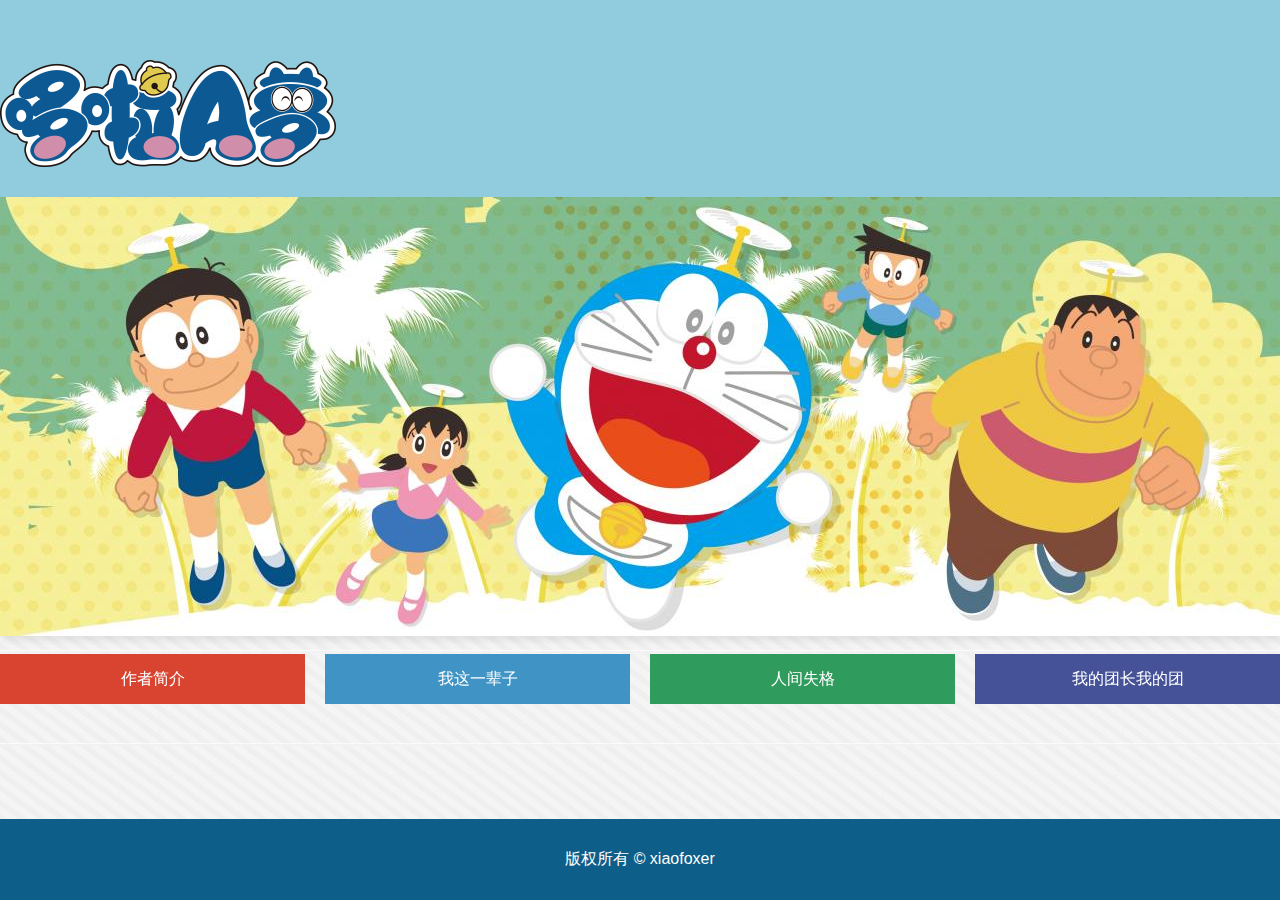
<file: home.html>
<!DOCTYPE html>
<html>

<head>
    <meta charset="utf-8">
    <meta name="keywords" content="林晓瑚，个人履历，前端工程师-frontend，哆啦A夢">
    <meta name="description" content="林晓瑚，个人履历，前端工程师-frontend，哆啦A夢">
    <meta name="viewport" content="width=device-width,initial-scale=1.0,minimum-scale=1.0,maximum-scale=1.0,user-scalable=no">
    <meta name="format-detection" content="telephone=no">
    <title></title>
    <link rel="shortcut icon" href="./assests/home/favicon.ico" type="image/x-icon">
    <link href="./assests/base.css" rel="stylesheet" type="text/css" />
    <link href="./assests/home/home.css" rel="stylesheet" type="text/css" />
</head>

<body id="home">
    <header class="header">
        <div class="inner">
            <h1 id="logo"><img src="./assests/home/logo.png" alt=""></h1>
            <div class="banner"></div>
        </div>
    </header>
    <nav>
        <div class="inner">
            <ul>
                <li><a href="" data-label="作者简介"><span>作者简介</span></a></li>
                <li><a href="" data-label="我这一辈子"><span>我这一辈子</span></a></li>
                <li><a href="" data-label="人间失格"><span>人间失格</span></a></li>
                <li><a href="" data-label="我的团长我的团"><span>我的团长我的团</span></a></li>
            </ul>
        </div>
    </nav>
    <main></main>
    <footer>
        版权所有&nbsp;&copy;&nbsp;xiaofoxer
    </footer>
</body>

</html>
<!--
         ______  __  __      ____
 /'\_/`\/\  _  \/\ \/\ \    /\  _`\                  __
/\      \ \ \L\ \ \ \/'/'   \ \ \/\ \     __    ____/\_\     __     ___
\ \ \__\ \ \  __ \ \ , <     \ \ \ \ \  /'__`\ /',__\/\ \  /'_ `\ /' _ `\
 \ \ \_/\ \ \ \/\ \ \ \\`\    \ \ \_\ \/\  __//\__, `\ \ \/\ \L\ \/\ \/\ \
  \ \_\\ \_\ \_\ \_\ \_\ \_\   \ \____/\ \____\/\____/\ \_\ \____ \ \_\ \_\
   \/_/ \/_/\/_/\/_/\/_/\/_/    \/___/  \/____/\/___/  \/_/\/___L\ \/_/\/_/
                                                             /\____/
                                                             \_/__/
-->
</file>
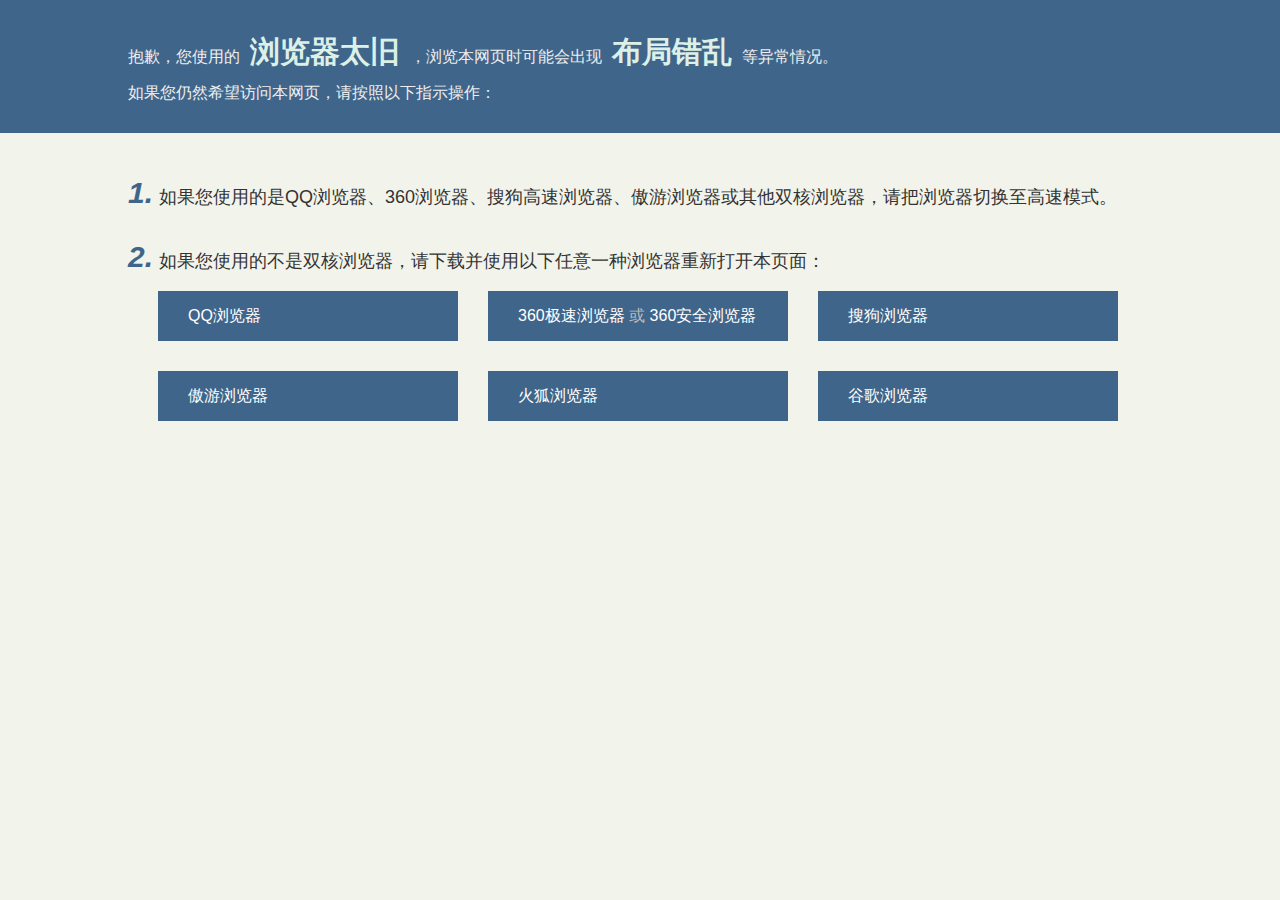
<file: low.html>
<!DOCTYPE html>
<html>
<head>
<meta charset="utf-8">
<meta http-equiv="X-UA-Compatible" content="IE=edge,chrome=1">
<title>旧版本浏览器提醒</title>
<meta name="description" content="">
<meta name="keywords" content="">
<link href="" rel="stylesheet">
</head>
<body>
<style>
	body{background: #f2f3eb;font:16px/1.8  'Pingfang SC', 'Lantinghei SC', 'Helvetica Neue',Microsoft YaHei,Arial,STHeiti,STSong,sans-serif,Helvetica; color:#333;}
	html,body,ul,ol,li,p,div{margin: 0;padding: 0;}
	ul,ol,li{list-style: none;}
	p,ol{width: 80%;margin: 0 auto;}
	strong{font-size: 30px;margin: 0 10px;}
	.highlight{color: #DDF0E8;}
	.box{background: #40658A;width: 100%;padding: 25px 0;color: #eee;}
	ol{margin-top: 30px;}
	ol li{line-height: 60px;font-size: 18px;}
	ol li i{font-style: italic;font-size: 30px;font-weight: bold;margin-right: 6px;color:#40658A;}
	ul li{height: 50px;line-height: 50px;margin-bottom: 30px;background:#40658A;width: 300px;float: left;margin-left: 30px;text-indent: 30px;color: #BDBABA;font-size: 16px;cursor: pointer;}
	a{color: #fff;text-decoration: none;display: block;}
	ul{width: 1000px;}
	ul li:hover{background: #ccc;color:#000;}
	ul li:hover a{color:#333;}
</style>
    <div class="box">
    	<p>抱歉，您使用的<strong class="highlight">浏览器太旧</strong>，浏览本网页时可能会出现<strong class="highlight">布局错乱</strong>等异常情况。<br>如果您仍然希望访问本网页，请按照以下指示操作：</p>
    </div>    
	<ol>
		<li><i>1.</i>如果您使用的是QQ浏览器、360浏览器、搜狗高速浏览器、傲游浏览器或其他双核浏览器，请把浏览器切换至高速模式。</li>
		<li><i>2.</i>如果您使用的不是双核浏览器，请下载并使用以下任意一种浏览器重新打开本页面：
			<ul>
				<li><a href="http://browser.qq.com/" target="_blank">QQ浏览器</a></li>
				<li><a href="http://chrome.360.cn/" target="_blank" style="display:inline-block;text-indent:0;">360极速浏览器</a>&nbsp;或&nbsp;<a href="http://se.360.cn/" target="_blank" style="display:inline-block;text-indent:0;">360安全浏览器</a></li>
				<li><a href="http://ie.sogou.com/" target="_blank">搜狗浏览器</a></li>
				<li><a href="http://www.maxthon.cn/" target="_blank">傲游浏览器</a></li>
				<li><a href="http://www.firefox.com.cn/" target="_blank">火狐浏览器</a></li>
				<li><a href="http://www.google.cn/intl/zh-CN/chrome/browser" target="_blank">谷歌浏览器</a></li>
			</ul>
		</li>
	</ol>
</body>
</html>
</file>
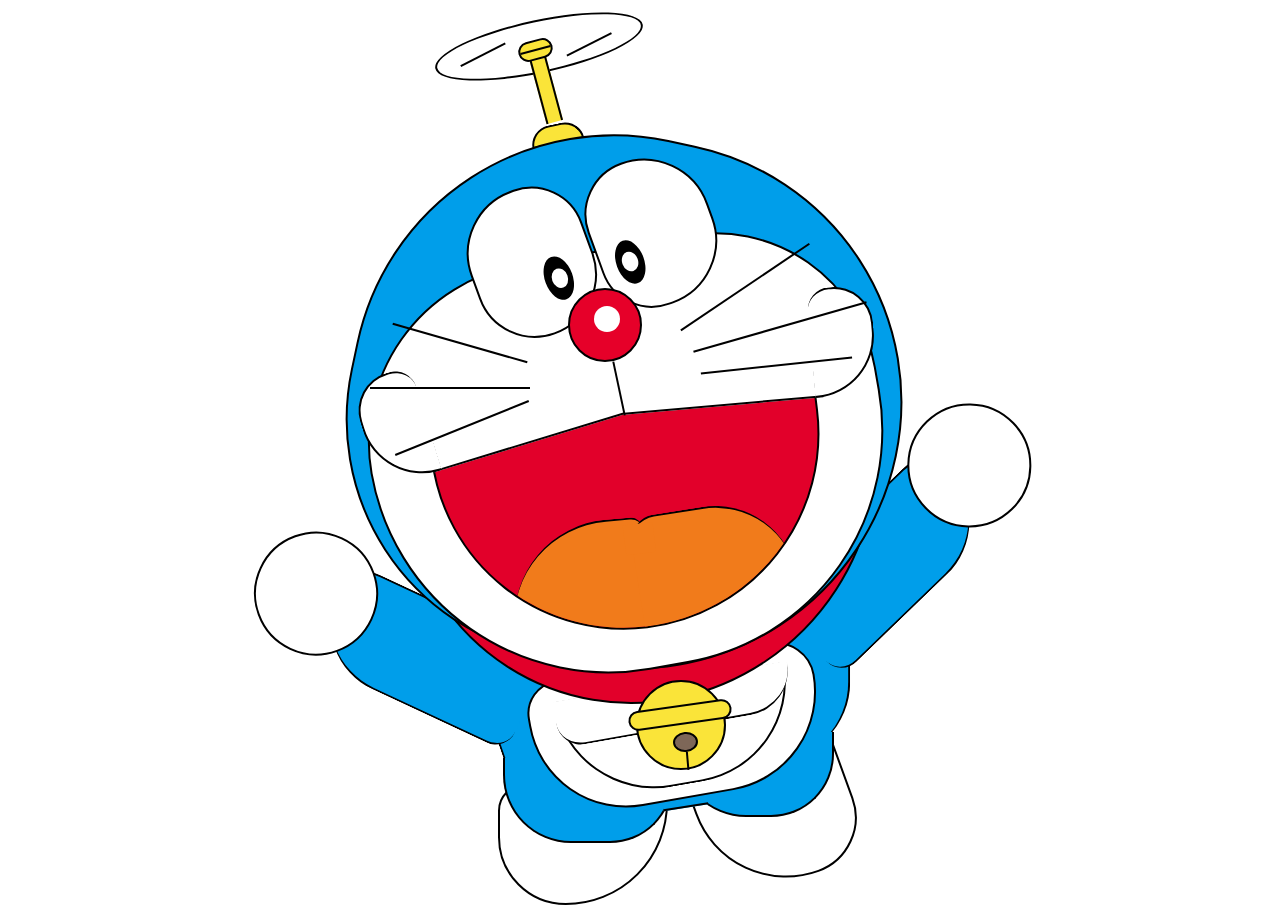
<file: works/doraemon.html>
<!DOCTYPE html>
<html lang="en">
<head>
    <meta charset="UTF-8">
    <title>小叮当</title>
</head>
<body>   
    <div class="Doraemon">
        <div class="face"></div><!-- face -->
        <div class="eyes">
            <div class="eye1"></div>
            <div class="eye2"></div>
        </div><!-- eyes -->
        <div class="nose"></div>
        <div class="face_white"></div>
        <div class="beard">
            <div class="beard1"></div>
            <div class="beard2"></div>
        </div><!-- beard -->
        <div class="mouth"><span></span></div>
        <div class="smile1"></div>
        <div class="smile1 smile2"></div>
        <div class="belt"></div>
        <div class="bell"><span></span></div>
        <div class="pocket"></div>
        <div class="body"></div>
        <div class="leg1"></div>
        <div class="leg2"></div>
        <div class="hand1"></div>
        <div class="hand1 hand2"></div>
        <div class="foot1"></div>
        <div class="foot2"></div>
        <div class="flier"></div>
        <div class="ellipse"></div>
        <div class="ring"></div>
    </div><!-- Doraemon -->
    <style>
        *{margin: 0;padding: 0;-webkit-box-sizing: border-box; -moz-box-sizing: border-box; box-sizing: border-box;} .Doraemon{width: 800px;margin: 20px auto;position: relative;} .face{ background: #009EEA; border: 2px solid #000; width: 552px; height: 531px; position: absolute; left: 110px; top: 117px; border-radius: 524px 522px 536px 480px; transform: rotate(12deg); z-index: 5;} .eyes{width: 100%;position: absolute;z-index: 6;} .eye1,.eye2{border: 2px solid #000;width: 123px;height: 150px;background: #fff; position: absolute; transform: rotate(-20deg);} .eye1{left: 230px;top: 168px;border-radius: 124px 100px 119px 110px;} .eye2{right: 326px;top: 136px;border-radius: 195px 242px 237px 186px;} .eye1:before,.eye2:before{width: 28px;height: 45px;background: #000;content:'';display: block;border-radius: 50%;position: absolute;} .eye1:before{left: 66px;top:74px;} .eye2:before{left: 14px;top: 72px;} .eye1:after,.eye2:after{width: 16px;height: 20px;background: #fff;content:'';display: block;border-radius: 50%;position: absolute;} .eye1:after{left: 73px;top:87px;} .eye2:after{left: 20px;top:84px;} .nose{width: 74px;height: 74px;border:2px solid #000;background: #E60029;border-radius: 50%;position: absolute;top: 268px;left: 328px;z-index: 11;} .nose:before{content: '';display: block;width: 26px;height: 26px;background: #fff;border-radius: 50%;position: absolute;left: 24px;top: 16px;} .nose:after{content: '';width: 2px;height: 55px;transform: rotate(-12deg);background: #000;display: block;position: absolute;bottom: -56px;left: 48px;} .face_white{width: 516px; height: 422px; background: #fff; border: 2px solid #000; z-index: 5; position: absolute; border-radius: 454px 410px 594px 607px; transform: rotate(-10deg); top: 228px; left: 132px;} .beard1,.beard2{position: absolute;z-index: 11;height: 2px;background: #000;} .beard1:before,.beard1:after,.beard2:before,.beard2:after{content:'';height: 2px;background: #000;position: absolute;} .beard1{left: 130px;top: 367px;width: 160px;} .beard1:before{width: 140px;left: 20px;transform: rotate(16deg);top: -45px;} .beard1:after{width: 144px;left: 20px;transform: rotate(-22deg);top: 40px;} .beard2{right: 170px;top: 306px;width: 180px;transform: rotate(-16deg);} .beard2:before{width: 155px;left: -10px;transform: rotate(-18deg);top: -48px;} .beard2:after{width: 152px;left: 0;transform: rotate(10deg);top: 36px;} .mouth{ width: 390px; height: 219px; background: #E2002A; border-radius: 0 0 485px 480px; position: absolute; top: 390px; left: 200px; z-index: 5; transform: rotate(-7deg);border: 2px solid #000;overflow: hidden;} .mouth:before,.mouth:after{ content: ''; background: #F17B1B; width: 136px; height: 110px; display: block; border-top: 2px solid #000; position: absolute;} .mouth:before{ border-radius: 100px 12px 0 0;transform: rotate(2deg); left: 62px; bottom: 0;} .mouth:after{ border-radius:26px 83px 0 0; transform: rotate(-2deg); right: 40px; bottom: 0; width: 158px;} .mouth span{ display: block; width: 30px; height: 30px; background: #F17B1B; position: absolute; left: 180px; top: 112px; z-index: 11;} .smile1{position: absolute;z-index: 7;background: #fff;width: 200px;height: 40px;border-bottom: 2px solid #000;top: 384px;left: 184px;transform: rotate(-17deg)} .smile1:after{ content: ''; width: 62px; height: 105px; background: #fff; border-left: 2px solid #000; border-bottom: 2px solid #000; display: block; position: absolute; left: -56px; top: -69px; border-top: 2px solid #000; border-radius: 251px 145px 10px 400px;} .smile2 { transform: rotate(-5deg) scaleX(-1); left: 382px; top: 346px; } .belt{ z-index:4; position: absolute; width: 480px; height: 300px; border: 2px solid #000; background: #E2002A; left: 178px; top: 380px; border-radius: 0 0 744px 680px; transform: rotate(-12deg);} .bell{width: 90px;height: 90px;z-index: 6;background:#FAE439;border:2px solid #000;position: absolute;left: 396px;top: 660px;border-radius: 50%;} .bell:before{content: ''; width: 100px;height:16px;background:#FAE439;border:2px solid #000;position: absolute;top: 23px;left: -10px;border-radius: 20px;transform: rotate(-8deg);} .bell span{display: block;width: 25px;height: 20px;background: #7E6758;border:2px solid #000;border-radius: 25px / 20px;position: absolute;left: 35px;top: 50px;transform: rotate(-5deg)} .bell span:before{content: '';width: 2px;height: 18px;background: #000;display: block;left: 10px;top: 18px;position: absolute;} .pocket{position: absolute; z-index: 3; background: #fff; border: 2px solid #000; width: 290px; height: 139px; left: 292px; top: 640px; border-radius: 140px 163px 417px 410px; transform: rotate(-10deg);} .pocket:before{ content: ''; width: 230px; display: block; height: 102px; border: 2px solid #000; border-top: none; position: absolute; top: 19px; left: 26px; border-radius: 2px 2px 103px 104px;} .pocket:after{ content: ''; width: 238px; display: block; height: 45px; background: #fff; border-bottom: 2px solid #000; position: absolute; top: 19px; left: 25px; border-radius: 2px 2px 48px 27px;} .body{ width: 278px; height: 97px; background: #009EEA; transform: rotate(-19deg); position: absolute; left: 247px; top: 619px; border-left: 2px solid #000; border-radius: 1px 0 0 10px;z-index: 0;} .body:before{ content: ''; width: 263px; height: 152px; background: #009EEA; transform: rotate(19deg); position: absolute; left: 92px; top: 0; border-right: 2px solid #000; border-radius: 0 0px 79px 0;} .leg1{ width: 170px; height: 85px; background: #009EEA; border: 2px solid #000;border-top: none; position: absolute; left: 263px; top: 738px; border-radius: 0 0 63px 68px;z-index: 1;} .leg2{width: 156px; height: 85px; background: #009EEA; border: 2px solid #000; border-top: none; position: absolute; left: 438px; top: 712px; border-radius: 0 0 63px 68px;z-index: 1;} .leg2:before { content: ''; width: 45px; height: 30px; background: #009EEA; border-bottom: 2px solid #000; display: block; position: absolute; left: -19px; top: 44px; transform: rotate(-9deg); z-index: 11; } .hand1{ width: 221px; height: 107px; border-top: 2px solid #000; border-bottom: 2px solid #000; background: #009EEA; position: absolute; left: 78px; top: 583px; transform: rotate(25deg); border-radius: 33px 29px 22px 75px;} .hand1:before{content: '';width: 120px;height: 120px;border:2px solid #000;background: #fff;position: absolute;left: -80px;top: -20px;border-radius:50%;} .hand2{ transform: scaleX(-1) rotate(44deg); left: 533px; top: 488px;} .foot1{ width: 170px; height: 121px; z-index: -1; border: 2px solid #000; position: absolute; left: 258px; top: 764px; background: #fff; border-radius: 103px 30px 395px 262px;} .foot2{ width: 154px; height: 121px; z-index: -1; border: 2px solid #000; position: absolute; left: 463px; top: 741px; background: #fff; border-radius: 0 0 221px 368px; transform: rotate(-20deg);} .flier{position: absolute;width: 53px;height: 20px;z-index: 2;background: #FAE439;border:2px solid #000;left: 290px;top: 104px;transform: rotate(-12deg);border-radius:53px 53px 0 0;} .flier:before{ content: ''; width: 13px; height: 68px; background: #FAE439; border: 2px solid #000;border-bottom: none; top: -74px; position: absolute; left: 15px; z-index: 1; transform: rotate(-3deg);} .ellipse{ width: 212px; height: 53px; border: 2px solid #000; border-radius: 212px/53px; transform: rotate(-12deg); position: absolute; left: 193px; top: 0;} .ellipse:before,.ellipse:after { content: ''; display: block; width: 50px; height: 50px; border-left: 2px solid #000; position: absolute; left: 28px; top: 20px; transform: rotate(75deg);}.ellipse:after{ left: 134px; top: 32px;} .ring { width: 35px; height: 20px; border: 2px solid #000; background: #FAE439; position: absolute; z-index: 2; left: 278px; top: 20px; transform: rotate(-15deg); border-radius: 10px;} .ring:before{content: '';width: 100%;height: 2px;background: #000;position: absolute;top: 50%;transform: translateY(-50%);}
    </style>
</body>
</html>
</file>
<file: assests/base.css>
@charset "UTF-8";
html {
    font-size: 100%
}

body {
    font: 16px/1.8 '微软雅黑', '宋体', tahoma, Srial, helvetica, sans-serif;
    color: #363535;
    -webkit-font-smoothing: antialiased
}

html,
body,
div,
ul,
ol,
li,
dl,
dt,
dd,
h1,
h2,
h3,
h4,
h5,
h6,
pre,
form,
p,
blockquote,
fieldset,
input,
abbr,
article,
textarea,
legend {
    margin: 0;
    padding: 0
}

pre,
code,
address,
caption,
cite,
em,
strong,
th,
figcaption,
i,
var {
    font-weight: normal;
    font-style: normal
}

b,
strong {
    font-weight: bold
}

article,
aside,
header,
footer,
hgroup,
nav,
section,
figure,
figcaption,
video {
    display: block
}

ul,
ol,
li,
dl,
dt,
dd {
    list-style-type: none;
    list-style-position: outside
}

h1,
h2,
h3,
h4,
h5,
h6 {
    font-size: 100%
}

input,
button,
textarea,
select {
    font-family: inherit;
    font-size: inherit;
    line-height: inherit;
    color: inherit;
    -moz-box-sizing: border-box;
    box-sizing: border-box
}

input,
button,
select,
textarea,
label {
    display: inline-block;
    vertical-align: middle;
    outline: none;
    -moz-outline: none;
    border: none
}

textarea {
    overflow: auto;
    resize: none
}

table {
    border-collapse: collapse;
    border-spacing: 0
}

a {
    color: #363535;
    background-color: transparent;
    text-decoration: none;
    outline: none
}

a:hover {
    color: #333
}

a:active {
    outline: none
}

:focus {
    outline: none;
    -moz-outline: none
}

a img {
    border: none
}

img,
video {
    max-width: 100%
}

img {
    border: none;
    -ms-interpolation-mode: bicubic
}

iframe {
    display: block;
    border: none
}

pre {
    overflow: auto
}

abbr[title] {
    border-bottom: 1px dotted
}

dfn {
    font-style: italic
}

small {
    font-size: 80%
}

sub,
sup {
    font-size: 75%;
    line-height: 0;
    position: relative;
    vertical-align: baseline
}

sup {
    top: -0.5em
}

sub {
    bottom: -0.25em
}

svg:not(:root) {
    overflow: hidden
}

hr {
    -moz-box-sizing: content-box;
    box-sizing: content-box;
    height: 0;
    display: block;
    height: 1px;
    border: 0;
    border-top: 1px solid #ccc;
    margin: 1em 0;
    padding: 0
}

input[type="text"]::-webkit-input-placeholder {
    color: #a9a9a9
}

input[type="text"]:-moz-placeholder {
    color: #a9a9a9;
    opacity: 1
}

::-moz-selection {
    background: #86BCEA;
    color: #fff;
    text-shadow: none
}

::selection {
    background: #86BCEA;
    color: #fff;
    text-shadow: none
}

button {
    overflow: visible
}

button,
select {
    text-transform: none
}

button,
html input[type="button"],
input[type="reset"],
input[type="submit"] {
    -webkit-appearance: button;
    cursor: pointer
}

button[disabled],
html input[disabled] {
    cursor: default
}

button::-moz-focus-inner,
input::-moz-focus-inner {
    border: 0;
    padding: 0;
    border-color: transparent
}

input {
    line-height: normal
}

input[type="checkbox"],
input[type="radio"] {
    -moz-box-sizing: border-box;
    box-sizing: border-box;
    padding: 0
}

input[type="number"]::-webkit-inner-spin-button,
input[type="number"]::-webkit-outer-spin-button {
    height: auto
}

input[type="search"] {
    -webkit-appearance: textfield;
    -moz-box-sizing: content-box;
    box-sizing: content-box
}

input[type="search"]::-webkit-search-cancel-button,
input[type="search"]::-webkit-search-decoration {
    -webkit-appearance: none
}

optgroup {
    font-weight: bold
}

audio,
canvas,
iframe,
img,
svg,
video {
    vertical-align: middle
}

@media print {
    img {
        max-width: 100% !important
    }
    p,
    h2,
    h3 {
        orphans: 3;
        widows: 3
    }
}
</file>
<file: assests/imfe.css>
@charset "UTF-8";
body {
    padding-top: 138px;
    background: #fff;
}

.header {
    width: 100%;
    padding: 16px 0;
    border-bottom: 1px solid #ddd;
    background: #fff;
    position: fixed;
    top: 0;
    left: 0;
    z-index: 99;
}

.header .inner {
    position: relative;
}

.inner {
    width: 100%;
    max-width: 980px;
    margin: 0 auto
}

.inner:after {
    display: table;
    content: '';
    clear: both
}

.header h1 {
    float: left;
    font-weight: normal;
    line-height: 1.5;
    margin-left: 40px;
}

.header h1 strong {
    font-size: 2.5em;
    color: #000;
    font-weight: normal
}

.header h1 i {
    color: #BABCBC;
    font-size: 1.5em;
    display: block;
}

.header .avatar,
.header .avatar img {
    width: 100px;
    height: 100px;
    float: left;
    border-radius: 50%;
}

.header .download {
    position: absolute;
    top: 40px;
    right: 0;
    background: #4b72a2;
    display: block;
    width: 100px;
    height: 40px;
    line-height: 40px;
    text-align: center;
    border-radius: 8px;
    color: #fff;
    transition: all .5s ease 0s;
}

.header .download:hover {
    box-shadow: 3px 3px 0 #143967;
}

.main .inner h2 {
    font-size: 2em;
    font-weight: normal;
    height: 80px;
    line-height: 80px;
    margin-top: 24px;
}

.main .intro .inner p em {
    color: #3498DB;
    margin: 0 4px;
}

.main .intro .inner p strong {
    color: #4b72a2;
    margin: 0 5px;
}

.skills ul {
    width: 100%
}

.skills ul li {
    position: relative;
    height: 40px;
    line-height: 40px;
    margin-bottom: 20px;
    -webkit-animation: width 1s ease 0s;
    animation: width 1s ease 0s
}

.skills ul li span {
    display: block;
    padding-left: 10px;
    border-left: 3px solid;
    position: absolute;
    left: 0;
    top: 0;
    z-index: 1
}

.skills ul li.item1 span {
    background: #E4FEE3;
    color: #29A824;
    border-color: #52A996
}

.skills ul li.item3 span {
    background: #d6efff;
    color: #2a7da9;
    border-color: #3498db
}

.skills ul li.item2 span {
    background: #FDFECD;
    color: #9A9D2A;
    border-color: #B8BA55
}

.skills ul li.item4 span {
    background: #FACFC7;
    color: #DF4E35;
    border-color: #F27B65
}

.skills ul li.item5 span {
    background: #4b72a2;
    color: #ffffff;
    border-color: #32547d;
}

.skills ul li p {
    position: absolute;
    padding: 10px;
    max-width: 555px;
    top: 10px;
    left: 150px;
    background: rgba(255, 255, 255, .7);
    box-shadow: 0 0 5px rgba(0, 0, 0, .3);
    border-radius: 3px;
    z-index: 9;
    line-height: 1.8;
    font-size: 14px;
    color: #555;
    opacity: 0;
    transition: opacity .5s ease 0s
}

.skills ul li.item1 span {
    width: 90%
}

.skills ul li.item2 span {
    width: 70%
}

.skills ul li.item3 span {
    width: 60%
}

.skills ul li.item4 span {
    width: 70%
}

.skills ul li.item5 span {
    width: 80%
}

.skills ul li.item6 span {
    width: 70%
}

.skills ul li.item7 span {
    background: #678ebf;
    color: #f9f5f5;
    border-color: #4d6f9a;
    width: 90%;
}

.skills ul li:last-child {
    margin-bottom: 0
}

.skills ul li:hover p {
    opacity: 1
}

@-webkit-keyframes width {
    0% {
        width: 300px
    }
    100% {
        width: 100%
    }
}

@keyframes width {
    0% {
        width: 300px
    }
    100% {
        width: 100%
    }
}

.timeline {
    border-left: 4px solid #ddd
}

.timeline li {
    padding: 40px 0;
    position: relative;
    margin-top: 60px;
}

.timeline li:first-child {
    margin-top: 0;
}

.timeline li i {
    display: block;
    position: absolute;
    left: -14px;
    top: 0;
    width: 18px;
    height: 18px;
    background: #484A50;
    border-radius: 50%;
    border: 3px solid #fff
}

.timeline li span {
    position: absolute;
    left: 14px;
    top: -3px;
    font-size: 1.1em
}

.timeline li section {
    margin: 0 8%
}

.timeline li section h3 {
    font-size: 1em;
    color: #888;
    font-weight: normal;
    margin: 6px 0
}

.timeline li section h3 strong {
    font-size: 1.2em;
    color: #484A50;
    margin-right: 6px
}

.timeline li .last_time {
    position: absolute;
    bottom: 0;
    left: 0
}

.work {
    padding-bottom: 30px
}

.project_list li {
    border-bottom: 1px dashed #C7BBBB;
    padding-bottom: 20px;
    margin-bottom: 20px
}

.project_list li:last-child {
    border-bottom: none;
}

.project_list li h4 {
    width: 100%;
    height: 30px;
    line-height: 30px;
    font-weight: normal;
    font-size: 1.2em;
}

.project_list li h4 a {
    color: #3498DB
}

.project_list li h4 a:hover {
    text-decoration: underline
}

.tag span {
    display: inline-block;
    padding: 0 6px;
    margin-right: 10px;
    font-size: .8em;
    height: 22px;
    line-height: 22px;
    border-radius: 3px;
    color: #fff
}

.tag span.gulp {
    background: #5DD258;
}

.tag span.js {
    background: #3498DB;
}

.tag span.vue {
    background: #DA978A;
    color: #f2f2f2
}

.tag span.html5 {
    background: #255A80;
}

.tag span.css3 {
    background: #ea7c62;
}

.tag span.sass {
    background: #2c90b7;
}

.tag span.less {
    background: #dc4793;
}

.tag span.elementUI {
    background: #305cb5;
}

.tag span.nuxt {
    background: #F8FBFF;
}

.tag span.iview {
    background: #20C3FF;
}

.tag span.vantUI {
    background: #cf6928;
}

.info .time {
    float: left;
    font-size: .9em;
    border-left: 4px solid #3498DB;
    padding-left: 4px;
    color: #888;
    height: 22px;
    line-height: 22px;
    display: block;
    margin-top: 4px
}

.tag {
    float: left;
    margin-left: 30px
}

.info {
    padding-top: 10px
}

.info:after {
    display: table;
    content: '';
    clear: both
}

.project_list li p {
    padding: 10px 0
}

.project_list li strong {
    margin-right: 20px;
}

.project_list li .url {
    font-size: 1.1em;
    color: #DF4E35;
    padding-bottom: 3px;
    border-bottom: 1px solid #3498DB
}

.project_list li a.url:hover {
    border-bottom: none
}

.highLight {
    color: #255A80;
    font-style: italic
}

.ewm {
    width: 150px;
    height: 150px;
    background: #000;
    margin-top: 10px
}

.contact li {
    height: 30px;
    line-height: 30px;
    position: relative;
    text-indent: 30px;
    font-size: 1.2em;
    float: left
}

.contact li i {
    display: inline-block;
    position: absolute;
    width: 24px;
    height: 24px;
    background: url(sprite.png) no-repeat;
    left: 0;
    top: 2px
}

.contact li.item2 {
    margin-left: 20%
}

.contact li.item2 i {
    background-position: -41px 0
}

.footer {
    position: relative;
    border-top: 1px solid #ddd;
    width: 100%;
    padding: 30px 0;
    margin-top: 20px
}

.footer img {
    width: 60px;
    height: 60px;
    display: block;
    float: left
}

.footer p {
    width: 20%;
    font-size: .9em;
    color: #888;
    float: left;
    margin-left: 10px;
    margin-top: 3px
}

.footer a {
    float: right;
    color: #3498DB
}

.project_list li:last-child {
    margin-bottom: 0
}

.moreWorks {
    padding: 10px 0;
    font-size: 20px;
    font-style: italic;
}

.moreWorks a {
    text-decoration: underline;
    color: #3498DB;
}

@media screen and (max-width:1024px) {
    .inner {
        width: 94%
    }
}

@media screen and (max-width:768px) {
    .footer p {
        width: 35%
    }
    .header .download {
        top: 10px;
    }
    body {
        padding-top: 128px;
    }
}

@media screen and (max-width:640px) {
    .header h1 {
        margin-left: 20px;
        margin-top: 20px;
        float: left;
    }
    .header h1 strong {
        font-size: 30px;
    }
    .header h1 i {
        font-size: 20px;
    }
}

@media screen and (max-width:520px) {
    body {
        padding-top: 80px;
    }
    .header .avatar,
    .header .avatar img {
        width: 50px;
        height: 50px;
        margin-top: 6px;
    }
    .header h1 {
        float: left;
        margin-top: 0;
        margin-left: 10px;
    }
    .header h1 i {
        font-size: 16px;
    }
    .header .download {
        top: 0;
        transform: scale(.8);
    }
    .contact li {
        float: none
    }
    .contact li.item2 {
        margin-left: 0
    }
    .header {
        padding: 10px 0
    }
    .main .inner h2 {
        height: 60px;
        line-height: 60px;
    }
}

@media screen and (max-width:375px) {
    .header h1 i {
        font-size: 13px;
    }
}
</file>
<file: works/protect/css/game.css>
/*
 *author:linxiaohu  953554202@qq.com
*/
@charset "utf-8";
/* CSS Document */
html{-webkit-font-smoothing:subpixel-antialiased;-webkit-tap-highlight-color:transparent;font-size:100%;overflow-x:hidden;overflow-y:hidden}body{font:12px/1.5;color:#666;overflow:hidden;-webkit-overflow-scrolling:touch}abbr,article,blockquote,body,dd,div,dl,dt,fieldset,form,h1,h2,h3,h4,h5,h6,html,input,legend,li,ol,p,pre,textarea,ul{margin:0;padding:0}address,caption,cite,code,em,figcaption,i,pre,strong,th,var{font-weight:400;font-style:normal}b,strong{font-weight:700}article,aside,details,figcaption,figure,footer,header,hgroup,main,menu,nav,section,summary,video{display:block}audio,canvas,progress,video{display:inline-block;vertical-align:baseline}audio:not([controls]){display:none;height:0}[hidden],template{display:none}dd,dl,dt,li,ol,ul{list-style-type:none;list-style-position:outside}h1,h2,h3,h4,h5,h6{font-size:100%}button,input,select,textarea{font-family:inherit;font-size:inherit;line-height:inherit;color:inherit;box-sizing:border-box}button,input,label,select,textarea{display:inline-block;vertical-align:middle;outline:0;-moz-outline:0;border:0}textarea{overflow:auto;resize:none}table{border-collapse:collapse;border-spacing:0}a{color:#666;background-color:transparent;text-decoration:none;outline:0;-moz-outline:0}a:hover{color:#333}a:active{outline:0}:focus{outline:0;-moz-outline:0}a img{border:0}img,video{max-width:100%}img{border:0;-ms-interpolation-mode:bicubic}iframe{display:block;border:0}input[type=text]::-webkit-input-placeholder{color:#a9a9a9}input[type=text]:-moz-placeholder{color:#a9a9a9;opacity:1}::-moz-selection{background:#fe57a1;color:#fff;text-shadow:none}::selection{background:#fe57a1;color:#fff;text-shadow:none}abbr[title]{border-bottom:1px dotted}button{overflow:visible}button,select{text-transform:none}button,html input[type=button],input[type=reset],input[type=submit]{-webkit-appearance:button;cursor:pointer}button[disabled],html input[disabled]{cursor:default}button::-moz-focus-inner,input::-moz-focus-inner{border:0;padding:0;border-color:transparent}input{line-height:normal}input[type=checkbox],input[type=radio]{box-sizing:border-box;padding:0}input[type=number]::-webkit-inner-spin-button,input[type=number]::-webkit-outer-spin-button{height:auto}input[type=search]{-webkit-appearance:textfield;box-sizing:content-box}input[type=search]::-webkit-search-cancel-button,input[type=search]::-webkit-search-decoration{-webkit-appearance:none}optgroup{font-weight:700}dfn{font-style:italic}small{font-size:80%}sub,sup{font-size:75%;line-height:0;position:relative;vertical-align:baseline}sup{top:-.5em}sub{bottom:-.25em}svg:not(:root){overflow:hidden}hr{box-sizing:content-box;height:0;display:block;height:1px;border:0;border-top:1px solid #ccc;margin:1em 0;padding:0}pre{overflow:auto}audio,canvas,iframe,img,svg,video{vertical-align:middle}body,html{width:100%;height:100%}body{background:#2c2569 url(../images/bg.jpg) no-repeat 50% 0;-webkit-background-size:cover;background-size:cover;overflow:hidden}.roof{width:100%; position:fixed; z-index:-1; left:0; bottom:0;}#warm1{text-align:center;background:#152544;position:fixed;left:0;top:0;right:0;bottom:0;width:100%;height:100%;z-index:111;display:none}#warm1 span{display:block;width:100%;height:50px;line-height:50px;font-size:30px;color:#fff;text-align:center;position:absolute;left:0;top:50%;margin-top:-25px}.to-portrait-box{width:100%;height:100%;background:#152544;position:fixed;left:0;top:0;right:0;bottom:0;z-index:111;display:none}.to-portrait{width:60px;height:110px;position:absolute;top:50%;left:50%;transform:translate(-50%,-50%);-webkit-transform:translate(-50%,-50%)}.to-portrait .dir{width:100%;height:30px;background-image:url(../images/sprite.png);background-repeat:no-repeat;background-position:-40px 0}.to-portrait .phone{width:36px;height:73px;background-image:url(../images/sprite.png);background-repeat:no-repeat;background-position:0 0;margin:0 auto;-webkit-animation:portrait .6s ease-in-out 0s infinite alternate;animation:portrait .6s ease-in-out 0s infinite alternate}@-webkit-keyframes portrait{0%{-webkit-transform:rotate(0);transform:rotate(0)}100%{-webkit-transform:rotate(90deg);transform:rotate(90deg)}}@keyframes portrait{0%{-webkit-transform:rotate(0);transform:rotate(0)}100%{-webkit-transform:rotate(90deg);transform:rotate(90deg)}}#game-result,#intro-stage,#start-game{background:rgba(0,0,0,.6);height:100%;left:0;position:absolute;top:0;width:100%;z-index:99}#start-game h1{width:80%;position:absolute;top:.8rem;top:6%;left:50%;margin-left:-40%}#game-result .btns,#start-game .btns{position:absolute;left:50%;margin-left:-1.45rem;width:2.9rem;top:7rem;top:60%;}#start-game .btns{-webkit-animation:fadeIn 2s ease 0;animation:fadeIn 2s ease 0;}@-webkit-keyframes fadeIn{0%{opacity:0;} 100%{opacity:1}}@keyframes fadeIn{0%{opacity:0;} 100%{opacity:1}}#game-result .btns a,#start-game .intro-btn,#start-game .start-btn{display:block;width:100%;height:1.04rem;background:url(../images/sprite.png) no-repeat 0 0/7.5rem 3.49rem;text-indent:-9999px}#start-game .intro-btn{background-position:-4.45rem -.05rem}#start-game .start-btn{margin-top:10px;background-position:-4.45rem -1.25rem}#game-result .btns a.share-btn{background-position:-1.2rem -.05rem}#game-result .btns a.replay-btn{margin-top:10px;background-position:-1.2rem -1.25rem;background-repeat:no-repeat}#intro-stage{ width:100%; height:100%; overflow:hidden;z-index:100;display:none; background:#fff; text-align:center;}#intro-stage img{max-height:100%; position:fixed; left:50%; top:50%; -webkit-transform:translate(-50%,-50%);transform:translate(-50%,-50%); z-index:-1;}#return{position:absolute;left:10px;top:10px; width:30px; height:26px; background:url(../images/return.png) no-repeat 50% 50%;}#game,#stage{display:none}.jieshu,.kaishi{width:77%;position:absolute;left:50%;top:50%;-webkit-transform:translate(-50%,-50%) scale(1,1);transform:translate(-50%,-50%) scale(1,1);-webkit-animation:start-end .4s ease-in-out .2s backwards;animation:start-end .4s ease-in-out .2s backwards}.jieshu{display:none}@-webkit-keyframes start-end{0%{-webkit-transform:translate(-50%,-50%) scale(3,3);transform:translate(-50%,-50%) scale(3,3);opacity:0}70%{-webkit-transform:translate(-50%,-50%) scale(1,1);transform:translate(-50%,-50%) scale(1,1);opacity:1}80%{-webkit-transform:translate(-50%,-50%) scale(1.1,1.1);transform:translate(-50%,-50%) scale(1.1,1.1)}100%{-webkit-transform:translate(-50%,-50%) scale(1,1);transform:translate(-50%,-50%) scale(1,1)}}@keyframes start-end{0%{-webkit-transform:translate(-50%,-50%) scale(3,3);transform:translate(-50%,-50%) scale(3,3);opacity:0}70%{-webkit-transform:translate(-50%,-50%) scale(1,1);transform:translate(-50%,-50%) scale(1,1);opacity:1}80%{-webkit-transform:translate(-50%,-50%) scale(1.1,1.1);transform:translate(-50%,-50%) scale(1.1,1.1)}100%{-webkit-transform:translate(-50%,-50%) scale(1,1);transform:translate(-50%,-50%) scale(1,1)}}.game-top{width:100%;height:.82rem;background:#003;position:absolute;left:0;top:0;overflow:hidden;z-index:110}.quanwu{width:1.13rem;height:.46rem;left:2.6%;position:absolute;top:50%;-webkit-transform:translateY(-50%);transform:translateY(-50%);background:url(../images/sprite.png) no-repeat -3.65rem -3.05rem/7.5rem 3.49rem;text-indent:-9999px}#houses{width:2.31rem;height:.7rem;position:absolute;left:22%;top:.06rem;background:url(../images/houses.png) no-repeat 0 0/cover;}#houses img{width:.77rem;height:.77rem;display:block;float:right;position:relative; top:-.07rem;}#houses img:last-child{margin-right:0}#score-area{width:2.219rem;height:100%;background:url(../images/sprite.png) no-repeat -5.2rem -2.7rem/7.5rem 3.49rem;top:0;right:1%;position:absolute}#score-area span{display:inline-block;position:absolute;right:.14rem;width:.896rem;height:.35rem;text-align:right;font-size:.256rem;color:#fff;z-index:11111}#highest-score{top:.04rem}#score-area span#now-score{bottom:.04rem;color:#fc3}.game-bottom{width:100%;height:1.23rem;position:absolute;bottom:0;left:0;background:#003;overflow:hidden;z-index:110}.bu,.shu{width:1.04rem;height:1.04rem;position:absolute;top:50%;-webkit-transform:translateY(-50%);transform:translateY(-50%);background:url(../images/bu-shu.png) no-repeat 0 0/2.2rem 1.07rem;text-indent:-9999px}.bu{left:1.2%;background-position:.04rem -.05rem}.shu{right:1.2%;background-position:-1.1rem -.02rem}#kuwus{position:absolute;width:1.595rem;height:1.0411rem; width:1.604rem; height:1.041rem;left:19%;top:.1rem;overflow:hidden}#kuwus span{width:.4864rem;height:.4864rem;display:block;margin:0 .03413rem .03413rem 0;float:left}#kuwus span.kuwu_1{ background:url(../images/kuwu.png) no-repeat 0 0/cover;}#kuwus span.kuwu_0{ background:url(../images/kuwu_0.png) no-repeat  0 0/cover;}#juanzhou{position:absolute;right:17.3%;top:.1rem;background:url(../images/juanz.png) no-repeat 0 0/contain;width:.4864rem;height:1.00693rem}#juanzhou span{position:absolute;left:0;top:0;display:block;width:.4864rem;height:.4864rem;line-height:.4864rem;color:#6cf;text-align:center;font-size:.25rem}#game-result{display:none}#game-result h2{width:2.7648rem;height:.7168rem;text-indent:-9999px;position:absolute;top:.6656rem;top:6%;left:50%;-webkit-transform:translateX(-50%);transform:translateX(-50%);background:url(../images/sprite.png) no-repeat -.1rem -2.76rem/7.5rem 3.49rem}#game-result .btns{text-align:center;position:relative}#game-result .btns span{width:4.07893rem;display:block;position:absolute;text-align:center;-webkit-transform:translateY(-100%);transform:translateY(-100%);margin-top:-4%;margin-left:-2.03947rem;left:50%}#game-result .btns span img{display:block}.weixin{width:56.5%;position:absolute;right:0;top:0;display:none}.back{color:#fff;position:absolute;left:10%;top:40%;-webkit-transform:translateX(-50%);transform:translateX(-50%);font-size:.5rem;display:none}.back:hover{color:#fff;}.result{width:5.7088rem;height:2.7235rem;padding-top:.34rem;top:1.87rem;top:15%;position:absolute;left:50%;background:url(../images/result.png) no-repeat;-webkit-transform:translateX(-50%);transform:translateX(-50%);-webkit-background-size:cover;background-size:cover}.chenghao-wrap,.result p{width:3.413rem;height:.3413rem;line-height:.3413rem;margin-top:.2rem;margin-left:2.24rem;font-size:.256rem;color:#fff}.chenghao-wrap span.count,.result p span{display:inline-block;text-align:left}.result p span.count{width:43%}.chenghao-wrap{margin-top:.63rem;width:3.513rem}.chenghao-wrap span.count{width:.7rem;float:left}.chenghao-wrap span.chenghao{display:inline-block;background:url(../images/chenghao-sprite.png) no-repeat 0 0/2.645rem 4.8725rem;width:2.78rem;height:.61rem;float:left;margin-top:-.15rem}.chenghao-wrap span.chenghao1{background-position:0 0}.chenghao-wrap span.chenghao2{background-position:0 -.86rem}.chenghao-wrap span.chenghao3{background-position:0 -1.68rem}.chenghao-wrap span.chenghao4{background-position:0 -2.48rem}.chenghao-wrap span.chenghao5{background-position:0 -3.34rem}.chenghao-wrap span.chenghao6{background-position:0 -4.2rem}.shen{width:.8533rem;height:1.1947rem;background:url(../images/run.png) no-repeat 0 0/6.5rem 1.21rem;position:absolute;bottom:1.23rem;left:-100%;background-position:-.3414rem 100%;z-index:999}@media screen and (min-width:600px){.shen{-webkit-transform:scale(.7,.7);transform:scale(.7,.7); -webkit-transform-origin:left bottom;transform-origin:left bottom;}}.musicIcon{ display:block; width:28px; height:28px; background:url(../images/music.png) no-repeat; position:absolute; right:10px; top:10px; z-index:9999; opacity:.7;}.musicIcon.paused{ background-position:-28px 0;}.bg{ position:absolute; left:0; width:100%; z-index:-1;}.buchong{ position:absolute; z-index:9999; left:50%; top:37.3%; -webkit-transform:translateX(-50%);transform:translateX(-50%); width:61.6%;}.loading{width:50px;height:50px;position:absolute;top:50%;left:50%;transform:translate(-50%,-50%);-webkit-transform:translate(-50%,-50%);border:4px solid #DBDBDB;border-radius:50%}.loading:after,.loading:before{content:"";position:absolute;width:10px;height:10px;background:#9E9AB3;left:20px;top:-7px;border-radius:50%;-webkit-transform-origin:5px 32px;transform-origin:5px 32px;-webkit-animation:rotate .8s linear infinite;animation:rotate .8s linear infinite}.loading:before{-webkit-animation:rotate1 .8s linear infinite;animation:rotate1 .8s linear infinite}@-webkit-keyframes rotate{0%{-webkit-transform:rotate(0deg)}100%{-webkit-transform:rotate(360deg)}}@keyframes rotate{0%{transform:rotate(0deg)}100%{transform:rotate(360deg)}}@-webkit-keyframes rotate1{0%{-webkit-transform:rotate(0deg)}100%{-webkit-transform:rotate(-360deg)}}@keyframes rotate1{0%{transform:rotate(0deg)}100%{transform:rotate(-360deg)}}.bubbleCom{width: 88px;height: 82px;position: absolute;opacity: 0;-webkit-animation:bubbleCom .5s ease .1s;animation:bubbleCom .5s ease .1s;-webkit-animation-play-state:paused;animation-play-state:paused;}@-webkit-keyframes bubbleCom{0%{opacity: 0}100%{opacity: 1}}@keyframes bubbleCom{0%{opacity: 0}100%{opacity: 1}}.jzgx{width: 182px;height: 182px;position: absolute;z-index: 99;opacity: 0;}
</file>
<file: assests/home/home.css>
html,
body {
    height: 100%;
}

body {
    background: url(./nav_bg.jpg) #90ccde left 0 repeat;
    display: flex;
    flex-direction: column;
    flex: auto;
}

header {
    width: 100%;
    height: auto;
    position: relative;
    background: url(./mainbg.jpg) #90ccde left 298px repeat-x;
    min-height: 600px;
    -webkit-box-shadow: 2px 3px 10px rgba(10, 10, 10, .1);
    box-shadow: 2px 3px 10px rgba(10, 10, 10, .1);
}

.inner {
    width: 100%;
    max-width: 1300px;
    margin: 0 auto;
}

header .inner {
    padding-top: 60px;
}

#logo {
    width: 336px;
}

#logo img {
    display: block;
    width: 100%;
}

nav {
    width: 100%;
    padding: 18px 0;
}

nav ul {
    display: flex;
    flex-direction: row;
}

nav ul li {
    flex: 1;
    margin-right: 20px;
}

nav ul li a {
    display: block;
    height: 50px;
    line-height: 50px;
    text-align: center;
    color: #fff;
    position: relative;
    overflow: hidden;
}

nav ul li a span {
    -webkit-transform: translate3d(0, 0, 0);
    transform: translate3d(0, 0, 0);
    -webkit-transition-property: -webkit-transform;
    transition-property: -webkit-transform;
    transition-property: transform;
    transition-property: transform, -webkit-transform;
    -webkit-transition-duration: .3s;
    transition-duration: .3s;
    -webkit-transition-timing-function: cubic-bezier(0.86, 0.6, 0.08, 1.01);
    transition-timing-function: cubic-bezier(0.86, 0.6, 0.08, 1.01);
}

nav ul li a:after {
    content: "" attr(data-label) "";
    opacity: 0;
    text-align: center;
    -webkit-transform: translate3d(0, 140%, 0);
    transform: translate3d(0, 140%, 0);
    -webkit-transition: opacity 0.2s ease-in, -webkit-transform 0.2s cubic-bezier(0.86, 0.6, 0.08, 1.01);
    transition: opacity 0.2s ease-in, -webkit-transform 0.2s cubic-bezier(0.86, 0.6, 0.08, 1.01);
    transition: transform 0.2s cubic-bezier(0.86, 0.6, 0.08, 1.01), opacity 0.2s ease-in;
    transition: transform 0.2s cubic-bezier(0.86, 0.6, 0.08, 1.01), opacity 0.2s ease-in, -webkit-transform 0.2s cubic-bezier(0.86, 0.6, 0.08, 1.01);
}

nav ul li a span,
nav ul li a:after {
    position: absolute;
    left: 0;
    top: 0;
    right: 0;
}

nav ul li a:hover {
    color: #fff;
}

nav ul li a:hover span {
    -webkit-transform: translate3d(0, -140%, 0);
    transform: translate3d(0, -140%, 0);
    -webkit-transition-duration: .4s;
}

nav ul li a:hover:after {
    -webkit-transform: translate3d(0, 0, 0);
    transform: translate3d(0, 0, 0);
    opacity: 1;
    transition-duration: .4s;
}

nav ul li:first-child {
    background: #D94430;
}

nav ul li:nth-child(2) {
    background: #3F93C5;
}

nav ul li:nth-child(3) {
    background: #2F9C5D;
}

nav ul li:last-child {
    margin-right: 0;
    background: #455298;
}

.banner {
    width: 100%;
    height: 439px;
    background: url(./banner1.jpg);
    margin-top: 30px;
    animation: banner 6s ease-in-out 0s infinite;
}

@keyframes banner {
    0% {
        background: url(./banner1.jpg) no-repeat;
    }
    33% {
        background: url(./banner2.jpg) no-repeat;
    }
    66% {
        background: url(./banner3.jpg) no-repeat;
    }
}

@-webkit-keyframes banner {
    0% {
        background: url(./banner1.jpg) no-repeat;
    }
    33% {
        background: url(./banner2.jpg) no-repeat;
    }
    66% {
        background: url(./banner3.jpg) no-repeat;
    }
}

footer {
    background: #0D5E88;
    padding: 26px 0;
    text-align: center;
    color: #ffffff;
}

main {
    -webkit-box-flex: 1;
    -ms-flex: 1;
    flex: 1;
    overflow-y: scroll;
    position: relative;
}
</file>
<file: works/stars/css/style.css>
/*
编 写 者:林晓瑚 953554202@qq.com
布局框架:
    swiper-wrapper
		stage1
		stage2
		stage3
		stage4
		stage5
		stage6
时间更新:
*/
@charset "utf-8";
html{-webkit-font-smoothing:subpixel-antialiased;-webkit-tap-highlight-color:transparent;font-size:100%;overflow-x:hidden;overflow-y:hidden;-ms-text-size-adjust:100%;-webkit-text-size-adjust:100%}body{font:12px/1.5 Microsoft YaHei,Arial,STHeiti,STSong,sans-serif;color:#666;overflow-x:hidden;-webkit-overflow-scrolling:touch}html,body,div,ul,ol,li,dl,dt,dd,h1,h2,h3,h4,h5,h6,pre,form,p,blockquote,fieldset,input,abbr,article,textarea,legend{margin:0;padding:0}pre,code,address,caption,cite,em,strong,th,figcaption,i,var{font-weight:normal;font-style:normal}b,strong{font-weight:bold}article,aside,details,figcaption,figure,footer,header,hgroup,main,menu,nav,section,summary,video{display:block}audio,canvas,progress,video{display:inline-block;vertical-align:baseline}audio:not([controls]){display:none;height:0}[hidden],template{display:none}ul,ol,li,dl,dt,dd{list-style-type:none;list-style-position:outside}h1,h2,h3,h4,h5,h6{font-size:100%}input,button,textarea,select{font-family:inherit;font-size:inherit;line-height:inherit;color:inherit;box-sizing:border-box}input,button,select,textarea,label{display:inline-block;vertical-align:middle;outline:0;-moz-outline:0;border:0}textarea{overflow:auto;resize:none}table{border-collapse:collapse;border-spacing:0}a{color:#666;background-color:transparent;text-decoration:none;outline:0;-moz-outline:0}a:hover{color:#333}a:active{outline:0}:focus{outline:0;-moz-outline:0}a img{border:0}img,video{max-width:100%}img{border:0;-ms-interpolation-mode:bicubic;}iframe{display:block;border:0}input[type="text"]::-webkit-input-placeholder{color:#a9a9a9}input[type="text"]:-moz-placeholder{color:#a9a9a9;opacity:1}::-moz-selection{background:#fe57a1;color:#fff;text-shadow:none}::selection{background:#fe57a1;color:#fff;text-shadow:none}abbr[title]{border-bottom:1px dotted}button{overflow:visible}button,select{text-transform:none}button,html input[type="button"],input[type="reset"],input[type="submit"]{-webkit-appearance:button;cursor:pointer}button[disabled],html input[disabled]{cursor:default}button::-moz-focus-inner,input::-moz-focus-inner{border:0;padding:0;border-color:transparent}input{line-height:normal}input[type="checkbox"],input[type="radio"]{box-sizing:border-box;padding:0}input[type="number"]::-webkit-inner-spin-button,input[type="number"]::-webkit-outer-spin-button{height:auto}input[type="search"]{-webkit-appearance:textfield;box-sizing:content-box}input[type="search"]::-webkit-search-cancel-button,input[type="search"]::-webkit-search-decoration{-webkit-appearance:none}optgroup{font-weight:bold}dfn{font-style:italic}small{font-size:80%}sub,sup{font-size:75%;line-height:0;position:relative;vertical-align:baseline}sup{top:-0.5em}sub{bottom:-0.25em}svg:not(:root){overflow:hidden}hr{box-sizing:content-box;height:0;display:block;height:1px;border:0;border-top:1px solid #ccc;margin:1em 0;padding:0}pre{overflow:auto}audio,canvas,iframe,img,svg,video{vertical-align:middle}@media print{img{max-width:100%!important}p,h2,h3{orphans:3;widows:3}}.f-fix:before,.f-fix:after{content:'';display:table;*zoom:1}.f-fix:after{clear:both}.f-tal{text-align:left}.f-tac{text-align:center}.f-tar{text-align:right}.f-fl{float:left}.f-fr{float:right}.f-rel{position:relative}.f-abs{position:absolute}.f-b{font-weight:bold}.f-i{font-style:italic}.f-s{text-decoration:line-through}.f-db{display:block}.f-dib{display:inline-block;vertical-align:middle}.f-di{display:inline}.f-hidden{display:none}.f-oh{overflow:hidden}.f-ell{text-overflow:ellipsis;white-space:nowrap;overflow:hidden}.f-box{box-sizing:border-box}.f-wbk{word-wrap:break-word;word-break:break-all}.f-r3{-webkit-border-radius:3px;-moz-border-radius:3px;border-radius:3px}.to-portrait-box{width:100%;height:100%;background:#152544;position:fixed;left:0;top:0;right:0;bottom:0;z-index:1111}.to-portrait{width:60px;height:110px;position:absolute;top:50%;left:50%;transform:translate(-50%,-50%);-webkit-transform:translate(-50%,-50%)}.to-portrait .dir{width:100%;height:30px;background-image:url(../images/sprite.png);background-repeat:no-repeat;background-position:-40px 0}.to-portrait .phone{width:36px;height:73px;background-image:url(../images/sprite.png);background-repeat:no-repeat;background-position:0 0;margin:0 auto;-webkit-animation:portrait .6s ease-in-out 0s infinite alternate;animation:portrait .6s ease-in-out 0s infinite alternate}html,body{width:100%;height:100%}.swiper-container{width:100%;height:100%;margin-left:auto;margin-right:auto}.stage{position:relative;overflow:hidden}.stage1,.stage6,.stage7{background:#f66;background-image:-webkit-linear-gradient(#f66 70%,#f63 100%);background-image:linear-gradient(#f66 70%,#f63 100%)}
.stage2{background:#f93}.stage3{background:#fc6}.stage4{background:#9c6}.stage5{background:#69f}.inner{margin:0 auto;position:relative;overflow:hidden}.stage1 .cloud1{position:absolute;left:0;bottom:0;background:url(../images/cloud1.png) no-repeat 0 0;width:100%;padding-bottom:29.7%;-webkit-background-size:contain;background-size:contain;z-index:10}.stage1 .cloud2{position:absolute;left:0;bottom:2%;background:url(../images/cloud2.png) no-repeat 0 100%;-webkit-background-size:contain;background-size:contain;width:100%;padding-bottom:23.75%;-webkit-animation:cloud 10s ease 0s infinite;animation:cloud 10s ease 0s infinite;z-index:10}.stage1.swiper-slide-active .stars{position:absolute;left:0;top:0;width:100%;text-align:center;z-index:1;-webkit-animation:stars-bg 5s ease 5s infinite;animation:stars-bg 5s ease 5s infinite}.stage1.swiper-slide-active .stars img{-webkit-animation:stars 5s ease 0s backwards;animation:stars 5s ease 0s backwards}.stage1 .medal{width:90%;padding-bottom:71%;margin:0 auto;position:relative;z-index:2}.stage1 .medal h2{width:100%;position:absolute;top:14%;z-index:4}.stage1 .medal p{width:43%;position:absolute;top:38%;left:50%;margin-left:-21.5%;z-index:3}.swiper-slide-active.stage1 .medal h2{-webkit-animation:bounceInDown .8s ease 0s;animation:bounceInDown .8s ease 0s}.swiper-slide-active.stage1 .medal p{-webkit-animation:fadeIn 1s ease 0s;animation:fadeIn 1s ease 0s}.stage1 .penguin1{width:41%;position:absolute;left:50%;margin-left:-20.5%;bottom:13%;z-index:11}.stage1.swiper-slide-active .penguin1{-webkit-animation:penguin1 4s ease 0s;animation:penguin1 4s ease 0s}.stage1.swiper-slide-active .penguin1 img{-webkit-animation:bounce 1s ease 4s;animation:bounce 1s ease 4s;position:relative;z-index:13}.stage1.swiper-slide-active .penguin1 .p-stars{position:absolute;width:100%;height:100%;z-index:12;left:0;top:0;-webkit-animation:fadeIn 1s ease 0s infinite;animation:fadeIn 1s ease 0s infinite}.penguin1 .p-star{display:inline-block;position:absolute;background:url(../images/p-stars.png) no-repeat 0 0}.penguin1 .p-star1{width:34px;height:45px;background-position:-11px -42px;left:4%;top:10%}.penguin1 .p-star2{width:21px;height:30px;background-position:0 -97px;left:0;top:26%}.penguin1 .p-star3{width:24px;height:32px;background-position:0 -97px;left:11%;top:69%}.penguin1 .p-star4{width:27px;height:37px;background-position:-155px 0;left:59%;top:0}.penguin1 .p-star5{width:18px;height:23px;background-position:-179px -27px;left:68%;top:10%}.penguin1 .p-star6{width:33px;height:44px;background-position:-214px -55px;left:81%;top:19%}.stage1.swiper-slide-active .penguin1 .p-star{-webkit-animation:p-star 1.5s ease 1.5s infinite;animation:p-star 1.5s ease 1.5s infinite}.stage1 .penguin2{width:24%;position:absolute;bottom:28%;left:9.3%;z-index:5}.stage1 .penguin3{width:31.8%;position:absolute;bottom:29.8%;right:2.5%;z-index:5}.stage1 .penguin3 img.p3{position:relative;z-index:13}.stage1 .penguin3 .p3-music{position:absolute;z-index:1;left:0;top:0;width:100%;height:100%;background:url(../images/p3-music.png) no-repeat 50% 50%;-webkit-background-size:contain;background-size:contain}.stage1 .penguin3 .p3-music span{position:absolute;z-index:2;display:block;background:url(../images/p3ms.png) no-repeat}.stage1 .penguin3 .p3-music span.p3m1{background-position:0 0;width:52px;height:37px;left:15%;top:0}.stage1 .penguin3 .p3-music span.p3m2{background-position:-61px 0;width:35px;height:34px;right:6%;top:36%}.stage1 .penguin3 .p3-music span.p3m3{background-position:-104px 0;width:52px;height:35px;right:6%;top:60%}.stage1.swiper-slide-active .penguin2{-webkit-animation:penguin3 1s ease 0s;animation:penguin3 1s ease 0s}.stage1.swiper-slide-active .penguin2 img{-webkit-animation:bounce 1s ease 1s 2;animation:bounce 1s ease 1s 2}.stage1.swiper-slide-active .penguin3{-webkit-animation:penguin3 1s ease 0s;animation:penguin3 1s ease 0s}.stage1.swiper-slide-active .penguin3 .p3-music span{-webkit-animation:p3-music .5s ease 1s infinite;animation:p3-music .5s ease 1s infinite}.stage1.swiper-slide-active .penguin3 .p3-music span.p3m2{-webkit-animation-delay:.6s}.stage1.swiper-slide-active .penguin3 .p3-music span.p3m3{-webkit-animation-delay:.9s}.stage2 .title{width:87.8%;position:absolute;left:50%;top:4.1%;margin-left:-43.9%}.stage2.swiper-slide-active .title{-webkit-animation:stage2-title .5s ease-in-out 0s;animation:stage2-title .5s ease-in-out 0s}.stage2-1,.stage2-2,.stage2-3{width:46%;padding-bottom:36.6%;position:absolute;left:50%;margin-left:-23%;top:16%;background-image:-webkit-radial-gradient(circle,rgba(255,255,255,.2),rgba(255,255,255,.1),rgba(255,255,255,0),transparent);background-image:radial-gradient(circle,rgba(255,255,255,.2),rgba(255,255,255,.1),rgba(255,255,255,0),transparent)}.stage2 .text2,.stage2 .text4,.stage2 .text6{position:absolute;left:0;bottom:-500%;opacity:0}.stage2 .text3,.stage2 .text5,.stage2 .text7{position:absolute;left:0;bottom:-500%;opacity:0}.stage2.swiper-slide-active .text2{-webkit-transition:all .6s ease-in-out 1s;transition:all .6s ease-in-out 1s}
.stage2.swiper-slide-active .text3{-webkit-transition:all .6s ease-in-out 1.6s;transition:all .6s ease-in-out 1.6s}.stage2.swiper-slide-active .text4{-webkit-transition:all .6s ease-in-out 2.8s;transition:all .6s ease-in-out 2.8s}.stage2.swiper-slide-active .text5{-webkit-transition:all .6s ease-in-out 3.4s;transition:all .6s ease-in-out 3.4s}.stage2.swiper-slide-active .text6{-webkit-transition:all .6s ease-in-out 5s;transition:all .6s ease-in-out 5s}.stage2.swiper-slide-active .text7{-webkit-transition:all .6s ease-in-out 5.6s;transition:all .6s ease-in-out 5.6s}.stage2 .penguin4{width:144px;padding-bottom:140px;background:url(../images/penguin4.png) no-repeat;-webkit-background-size:cover;background-size:cover;position:absolute;left:50%;-webkit-transform:translateX(-50%);transform:translateX(-50%);top:-10px;opacity:0}.stage2-2{top:40%;padding-bottom:41%}.stage2 .penguin5{width:70%;padding-bottom:60.5%;position:absolute;left:50%;text-align:center;margin-left:-38%;top:-10px;opacity:0}.stage2.swiper-slide-active .penguin5{-webkit-transition:all .4s ease-in-out 2.4s;transition:all .4s ease-in-out 2.4s}.stage2 .penguin5 img{position:absolute;left:0;top:0;z-index:3}.stage2 .penguin5 img.mess{z-index:2;-webkit-transform:scale(0,0);transform:scale(0,0);-webkit-transition:all .2s ease-in-out 3.2s;transition:all .2s ease-in-out 3.2s}.stage2.swiper-slide-active .penguin5{top:0;opacity:1}.stage2.swiper-slide-active .penguin5 img.mess{-webkit-transform:scale(1,1);transform:scale(1,1)}.stage2.swiper-slide-active .text2,.stage2.swiper-slide-active .text4,.stage2.swiper-slide-active .text6{bottom:17%;opacity:1}.stage2.swiper-slide-active .text3,.stage2.swiper-slide-active .text5,.stage2.swiper-slide-active .text7{bottom:0;opacity:1}.stage2.swiper-slide-active .penguin4{top:2%;opacity:1;-webkit-animation-name:penguin4;-webkit-animation-delay:0s;-webkit-animation-duration:.6s;-webkit-animation-iteration-count:infinite;-webkit-animation-timing-function:steps(5,end);-webkit-transition:all .4s ease-in-out .6s;transition:all .4s ease-in-out .6s}.stage2-3{top:71%}.stage2 .penguin8{position:absolute;top:0;width:49%;left:50%;margin-left:-25%;padding-bottom:52%}.stage2 .penguin8-1{width:72%;position:absolute;left:-300px;opacity:0}.stage2 .penguin8-2{width:71%;position:absolute;right:-300px;bottom:0;opacity:0}.stage2.swiper-slide-active .penguin8-1{left:0;opacity:1;-webkit-transition:all .6s ease 4.2s;transition:all .6s ease 4.2s}.stage2.swiper-slide-active .penguin8-2{right:0;opacity:1;-webkit-transition:all .8s ease 4.4s;transition:all .8s ease 4.4s}.seal{width:28%;position:absolute;bottom:2%;right:22.8%;z-index:111}.stage3.swiper-slide-active .seal{-webkit-animation:stage2-title .4s ease-in-out 6s backwards;animation:stage2-title .4s ease-in-out 6s backwards}.hang-star1{width:18.75%;position:absolute;left:4.7%;top:-100px;opacity:0;-webkit-transition:all .8s ease-in 1s;transition:all .8s ease-in 1s}.hang-star2{width:8.6%;right:9.38%;top:0;position:absolute;top:-100px;opacity:0;-webkit-transition:all 1.2s ease-in 0s;transition:all 1.2s ease-in 0s}.stage3.swiper-slide-active .hang-star1,.stage3.swiper-slide-active .hang-star2{-webkit-animation-name:hang-star1;animation-name:hang-star1;-webkit-animation-duration:2s;animation-duration:2s;-webkit-animation-delay:.6s;animation-delay:.6s;-webkit-animation-timing-function:ease-in-out;animation-timing-function:ease-in-out;-webkit-animation-direction:alternate;animation-direction:alternate;-webkit-animation-iteration-count:infinite;animation-iteration-count:infinite;-webkit-transform-origin:0 0;transform-origin:0 0;-webkit-transition:all .5s ease-in-out;transition:all .5s ease-in-out;-webkit-transform-origin:center top;top:0;opacity:1}.stage3.swiper-slide-active .hang-star2{-webkit-animation-duration:2s;animation-duration:2s;-webkit-animation-name:hang-star2;animation-name:hang-star2}.count{width:72.5%;position:absolute;z-index:20;left:50%;margin-left:-36.25%;top:39%;opacity:0}.stage3.swiper-slide-active .count{-webkit-animation:tada 1.5s ease 2s;animation:tada 1.5s ease 2s;opacity:1;-webkit-transition:.3s ease 1.4s;transition:.3s ease 1.4s}.ellipse{width:40%;padding-bottom:40%;-webkit-box-sizing:border-box;box-sizing:border-box;background:#ff9;border:6px solid #960;-webkit-border-radius:50%;border-radius:50%;position:absolute;left:50%;margin-left:-20%;top:2.4%;z-index:2}.ell-bg{width:48.75%;padding-bottom:40%;position:absolute;z-index:0;background:rgba(20,20,20,.1);background:-webkit-linear-gradient(to bottom,#000 0,transparent 100%);background:linear-gradient(to bottom,rgba(0,0,0,.1) 0,transparent 60%);left:31%;top:14%;-webkit-transform:rotate(-32deg);transform:rotate(-32deg)}.text12{position:absolute;z-index:4;left:24%;top:20%;width:0;opacity:0;-webkit-transition:all .6s ease 0s;transition:all .6s ease 0s}.stage3.swiper-slide-active .text12{width:52%;opacity:1}.text13{font-size:.15rem;color:#030;width:100%;text-align:center;position:absolute;top:-30%;left:0;opacity:0;z-index:6}.stage3.swiper-slide-active .text13{top:33%;opacity:1;-webkit-transition:all .8s ease-in .3s;transition:all .8s ease-in .3s}
.path{width:520px;height:315px;position:absolute;top:50%;left:50%;margin-left:-260px}.path p{color:#300;font-size:26px;position:absolute}.path p .red{color:#f63;font-size:35px;margin:0 2px}.text14{left:-150%;top:14px}.text15{right:0;top:140px;opacity:0}.route{width:200px;height:200px}.stage3.swiper-slide-active .text15{right:50px;opacity:1;-webkit-transition:all .4s ease-in-out 3.6s;transition:all .4s ease-in-out 3.6s}.text16{top:222px;left:-150%;opacity:0}.stage3.swiper-slide-active .text16{left:40px;right:84px;opacity:1;-webkit-transition:all .4s ease-in-out 4.6s;transition:all .4s ease-in-out 4.6s}.path .ele1{width:40px;height:131px;background:url(../images/sprite.png) no-repeat 0 -111px;position:absolute;top:0;right:-150%;opacity:0}.stage3.swiper-slide-active .ele1{right:0;opacity:1;-webkit-transition:all .5s ease 2.4s;transition:all .5s ease 2.4s}.path .ele2{width:85px;height:80px;background:url(../images/sprite.png) no-repeat -65px -96px;position:absolute;top:100px;left:-150%}.stage3.swiper-slide-active .ele2{left:0;opacity:1;-webkit-transition:all .4s ease 3s;transition:all .4s ease 3s}.path .ele3{width:46px;height:101px;background:url(../images/sprite.png) no-repeat -83px -200px;position:absolute;bottom:-150%;right:0;opacity:0}.stage3.swiper-slide-active .ele3{bottom:0;opacity:1;-webkit-transition:all .4s ease 3.8s;transition:all .4s ease 3.8s}.stage3.swiper-slide-active .text14{left:14px;-webkit-transition:left .4s ease-in-out 2s;transition:left .4s ease-in-out 2s}.path .dot{width:10px;height:10px;border:4px solid #933;-webkit-border-radius:50%;border-radius:50%;background:#fc3;position:absolute;z-index:25}.path .dot1{right:10%;top:16%;opacity:0}.path .dot2{left:18%;top:41%;opacity:0}.path .dot3{right:10%;top:82%;opacity:0}.path .dot4{left:30%;bottom:0;opacity:0}.stage3.swiper-slide-active .dot{opacity:1;-webkit-transition:all .3s ease 2.8s;transition:all .3s ease 2.8s}.stage3.swiper-slide-active .dot2{-webkit-transition-delay:3.4s;transition-delay:3.4s}.stage3.swiper-slide-active .dot3{-webkit-transition-delay:4.0s;transition-delay:4.0s}.stage3.swiper-slide-active .dot4{-webkit-transition-delay:5s;transition-delay:5s}#svg{stroke-dasharray:2000;stroke-dashoffset:2000;width:362px;height:266px;position:absolute;left:100px;top:42px}.stage3.swiper-slide-active #svg{animation-name:dash;-webkit-animation-name:dash;animation-duration:3.3s;-webkit-animation-duration:3.3s;animation-delay:2.7s;-webkit-animation-delay:2.7s;animation-timing-function:linear;-webkit-animation-timing-function:linear;animation-fill-mode:forwards;-webkit-animation-fill-mode:forwards;animation-iteration-count:1;-webkit-animation-iteration-count:1}.penguin9{width:27.8%;position:absolute;bottom:2%;left:16.5%;z-index:100}.stage3.swiper-slide-active .penguin9{-webkit-animation:fadeIn 1s ease 7s backwards;animation:fadeIn 1s ease 7s backwards}.stage3.swiper-slide-active .penguin9 img{-webkit-animation:swing 2s ease 7.4s;animation:swing 2s ease 7.4s}.stage4-bg{background:url(../images/stage4-bg.png) no-repeat;-webkit-background-size:contain;background-size:contain;width:74.2%;padding-bottom:54%;left:50%;margin-left:-37.1%;position:absolute;top:1%;z-index:0;overflow:hidden}.microphone{position:absolute;z-index:11;width:19%;bottom:-10px;opacity:0;left:40%;-webkit-transition:all .3s ease-in .2s;transition:all .3s ease-in .2s}.penguin7{width:30%;position:absolute;z-index:7;bottom:10%;left:35%;-webkit-transform:scale(0,0);transform:scale(0,0);opacity:0}.stage4.swiper-slide-active .microphone{bottom:5%;opacity:1}.stage4.swiper-slide-active .penguin7{-webkit-transform:scale(1,1);transform:scale(1,1);opacity:1;-webkit-transition:all .8s ease-in .7s;transition:all .8s ease-in .7s}.text11{position:absolute;width:62%;left:50%;margin-left:-31%;top:-20px;opacity:0}.stage4.swiper-slide-active .text11{top:13%;opacity:1;-webkit-transition:all .6s ease-in 1.2s;transition:all .6s ease-in 1.2s}.com-lists{width:86%;margin:54% auto 0}.com-lists li{width:100%;margin-bottom:3%;position:relative}.stage4.swiper-slide-active .com-lists li{-webkit-animation:fadeIn 1.6s ease-in-out 2s backwards;animation:fadeIn 1.6s ease-in-out 2s backwards}.stage4.swiper-slide-active .com-lists li:nth-child(2){-webkit-animation-delay:3s}.com-lists li .person{position:relative}.com-lists li .person img,.comment .person img{width:18%;-webkit-border-radius:50%;border-radius:50%;border:4px solid #390;-webkit-box-sizing:border-box;box-sizing:border-box}.com-lists li .person span{margin-left:3%;color:#fff;font-size:.15rem}.com-lists li p{font-size:.12rem;margin-top:2%;color:#360;line-height:150%;position:relative;display:-webkit-flex;display:-webkit-box;-webkit-box-orient:vertical;-webkit-line-clamp:3;overflow:hidden;text-overflow:ellipsis}.com-lists li p:after{content:'...';position:absolute;right:0;width:70%;display:inline-block;bottom:0;background:#9c6;background:-webkit-linear-gradient(to left,#9c6 70%,rgba(153,204,102,.3));background:linear-gradient(to left,#9c6 70%,rgba(153,204,102,.3));z-index:13;text-indent:18%}
.com-lists li .more{display:inline-block;position:absolute;right:0;bottom:-10px;z-index:14;color:#033;width:30%;padding-bottom:10%;background:url(../images/button.png) no-repeat 50% 50%;-webkit-background-size:cover;background-size:cover}.com-lists li .more i{position:absolute;left:0;top:50%;-webkit-transform:translateY(-60%);transform:translateY(-60%);display:inline-block;width:100%;text-align:center;font-size:.12rem}.stage4 .layer{width:100%;height:100%;background:rgba(0,0,0,.5);position:absolute;left:0;top:0;z-index:999;font-size:20px;display:none}.close{display:block;width:16%;background:#390;-webkit-border-radius:50%;border-radius:50%;border:3px solid #360;-webkit-box-sizing:border-box;box-sizing:border-box;position:absolute;top:4px;right:4px;z-index:1000}.comment{position:absolute;width:86%;border:3px solid #360;-webkit-box-sizing:border-box;box-sizing:border-box;background:#9c6;left:50%;top:50%;-webkit-transform:translate(-50%,-50%);transform:translate(-50%,-50%);-webkit-border-radius:6px;border-radius:6px}.comment .person img{position:absolute;left:50%;margin-left:-9%;top:10%}.comment .person span{display:block;width:100%;text-align:center;color:#fff;font-size:.15rem;margin-top:30%}.comment p{width:86%;margin:2% auto 8%;font-size:.12rem;color:#360}#inner{position:absolute;top:0;z-index:9999;display:none}.stage5 .stage5-bg{position:absolute;z-index:0;left:0;top:0;width:100%;-webkit-transition:transform .6s linear 0s;transition:transform .6s linear 0s;-webkit-transform-origin:50% 63%;transform-origin:50% 63%;-webkit-transform:scale(0,0);transform:scale(0,0)}.stage5.swiper-slide-active .stage5-bg{-webkit-transform:scale(1,1);transform:scale(1,1)}.stage5 .text10{width:51.2%;position:absolute;left:50%;margin-left:-25.6%;top:21%;z-index:30}.stage5.swiper-slide-active .text10{-webkit-animation:bounceIn 2s ease .6s backwards;animation:bounceIn 2s ease .6s backwards}.stage5 .penguin6{width:26.25%;position:absolute;z-index:20;left:50%;margin-left:-13.1%;top:5.6%;-webkit-transform-origin:50% 100%;transform-origin:50% 100%}.stage5.swiper-slide-active .penguin6{-webkit-animation:fadeIn 1s ease 1s backwards;animation:fadeIn 1s ease 1s backwards}.stage5.swiper-slide-active .penguin6 img{-webkit-animation:swing 2s ease 1.4s;animation:swing 2s ease 1.4s}.shapes{width:50%;padding-bottom:22%;position:absolute;z-index:11;left:50%;margin-left:-25%;top:3.6%;-webkit-animation:shapes 1.6s ease 1.7s infinite;animation:shapes 1.6s ease 1.7s infinite}.shapes span{display:inline-block;position:absolute;background:url(../images/shapes.png) no-repeat 0 0;left:50%;top:60%;-webkit-transition:all .5s ease-in-out 1.3s;transition:all .5s ease-in-out 1.3s;opacity:0}.shapes .shape1{width:44px;height:46px;background-position:0 0}.shapes .shape2{width:44px;height:50px;background-position:-51px 0}.shapes .shape3{width:29px;height:29px;background-position:-1px -51px}.shapes .shape4{width:43px;height:42px;background-position:-41px -55px}.shapes .shape5{width:38px;height:38px;background-position:0 -82px}.stage5.swiper-slide-active .shapes .shape1{left:3%;top:0;opacity:1}.stage5.swiper-slide-active .shapes .shape2{left:68%;top:1%;opacity:1}.stage5.swiper-slide-active .shapes .shape3{left:96%;top:20%;opacity:1}.stage5.swiper-slide-active .shapes .shape4{left:90%;top:80%;opacity:1}.stage5.swiper-slide-active .shapes .shape5{left:3%;top:80%;opacity:1}.privilege{width:100%;position:absolute;z-index:40;top:32%;left:0}.privilege li{position:relative;float:left;width:42%;padding:0 4%;padding-bottom:50%;overflow:hidden}.privilege li:nth-child(1):before,.privilege li:nth-child(2):before,.privilege li:nth-child(3):before,.privilege li:nth-child(4):before{position:absolute;width:0;height:2px;background:rgba(161,179,216,.4);left:0;top:0;content:'';-webkit-transition:width .3s ease;transition:width .3s ease}.privilege li:nth-child(1):after,.privilege li:nth-child(3):after{position:absolute;width:2px;height:0;background:rgba(161,179,216,.4);right:0;top:0;content:'';-webkit-transition:height .3s ease;transition:height .3s ease}.stage5.swiper-slide-active .privilege li:nth-child(1):before,.stage5.swiper-slide-active .privilege li:nth-child(2):before,.stage5.swiper-slide-active .privilege li:nth-child(3):before,.stage5.swiper-slide-active .privilege li:nth-child(4):before{width:100%}.stage5.swiper-slide-active .privilege li:nth-child(1):after,.stage5.swiper-slide-active .privilege li:nth-child(3):after{height:100%}.stage5.swiper-slide-active .privilege li:nth-child(1):before{-webkit-transition-delay:1.6s;transition-delay:1.6s}.stage5.swiper-slide-active .privilege li:nth-child(1):after{-webkit-transition-delay:1.9s;transition-delay:1.9s}.stage5.swiper-slide-active .privilege li:nth-child(2):before{-webkit-transition-delay:2.2s;transition-delay:2.2s}.stage5.swiper-slide-active .privilege li:nth-child(3):before{-webkit-transition-delay:2.5s;transition-delay:2.5s}.stage5.swiper-slide-active .privilege li:nth-child(3):after{-webkit-transition-delay:2.8s;transition-delay:2.8s}
.stage5.swiper-slide-active .privilege li:nth-child(4):before{-webkit-transition-delay:3.1s;transition-delay:3.1s}.privilege li strong{color:#ff0;font-size:14px;display:block;width:100%;text-align:center;top:38%;position:absolute;left:0;font-size:.15rem}.privilege li:nth-child(3) strong,.privilege li:nth-child(4) strong{top:30%}.privilege li img{position:absolute;left:50%;top:6%}.privilege li p{position:absolute;width:92%;left:4%;color:#fff;font-size:.12rem;line-height:1.4;display:inline-block;word-break:break-all;top:50%}.privilege li:nth-child(3) p,.privilege li:nth-child(4) p{top:44%}.privilege li:nth-child(1) img{width:65%;margin-left:-32.5%}.privilege li:nth-child(2) img{width:33%;margin-left:-16.5%}.privilege li:nth-child(3) img{width:51%;margin-left:-25.5%}.privilege li:nth-child(4) img{width:27.5%;margin-left:-13.75%}.stage5.swiper-slide-active .privilege li img,.stage5.swiper-slide-active .privilege li p,.stage5.swiper-slide-active .privilege li strong{-webkit-animation:fadeIn 2s ease 3s backwards;animation:fadeIn 2s ease 3s backwards}.stage5.swiper-slide-active .privilege li:nth-child(1) img{-webkit-animation-delay:3s;animation-delay:3s}.stage5.swiper-slide-active .privilege li:nth-child(1) strong{-webkit-animation-delay:3.3s;animation-delay:3.3s}.stage5.swiper-slide-active .privilege li:nth-child(1) p{-webkit-animation-delay:3.9s;animation-delay:3.9s}.stage5.swiper-slide-active .privilege li:nth-child(2) img{-webkit-animation-delay:4.4s;animation-delay:4.4s}.stage5.swiper-slide-active .privilege li:nth-child(2) strong{-webkit-animation-delay:4.7s;animation-delay:4.7s}.stage5.swiper-slide-active .privilege li:nth-child(2) p{-webkit-animation-delay:5.0s;animation-delay:5.0s}.stage5.swiper-slide-active .privilege li:nth-child(3) img{-webkit-animation-delay:5.5s;animation-delay:5.5s}.stage5.swiper-slide-active .privilege li:nth-child(3) strong{-webkit-animation-delay:5.8s;animation-delay:5.8s}.stage5.swiper-slide-active .privilege li:nth-child(3) p{-webkit-animation-delay:6.1s;animation-delay:6.1s}.stage5.swiper-slide-active .privilege li:nth-child(4) img{-webkit-animation-delay:6.6s;animation-delay:6.6s}.stage5.swiper-slide-active .privilege li:nth-child(4) strong{-webkit-animation-delay:6.9s;animation-delay:6.9s}.stage5.swiper-slide-active .privilege li:nth-child(4) p{-webkit-animation-delay:7.2s;animation-delay:7.2s}.stage6 .text8{width:68.75%;position:absolute;left:50%;margin-left:-34.375%;z-index:20}.stage6.swiper-slide-active .text8{-webkit-animation:text8 11s ease-in-out 0s forwards;animation:text8 11s ease-in-out 0s forwards}.stage6 .text9{width:62%;position:absolute;left:50%;margin-left:-31%;z-index:20}.stage6.swiper-slide-active .text9{-webkit-animation:text9 6s ease-in-out 0s forwards;animation:text9 6s ease-in-out 0s forwards}.stage6.swiper-slide-active .text9 img{-webkit-animation:stage2-title 1s ease-in-out 0s;animation:stage2-title 1s ease-in-out 0s}.dialog-ths{width:85%;position:absolute;left:50%;margin-left:-42.5%}.stage6.swiper-slide-active .dialog-ths{-webkit-animation:dialog-ths 10s ease 0s forwards;animation:dialog-ths 10s ease 0s forwards}.stage6.swiper-slide-active .dialog-ths img{-webkit-animation:bounceIn 1s ease 2s;animation:bounceIn 1s ease 2s}.fighting-text1{width:75%;position:absolute;left:50%;margin-left:-37.5%;top:15%;z-index:20}.stage6.swiper-slide-active .fighting-text1{-webkit-animation:lightSpeedIn .6s ease-in-out 5.3s backwards;animation:lightSpeedIn .6s ease-in-out 5.3s backwards}.fighting-text2{width:71%;position:absolute;left:50%;margin-left:-35.5%;top:26%;z-index:20}.stage6.swiper-slide-active .fighting-text2{-webkit-animation:fadeIn .6s ease-in-out 5.5s backwards;animation:fadeIn .6s ease-in-out infinite 5.5s backwards}.stage6.swiper-slide-active .fighting-text2 img{-webkit-animation:p-star .6s ease-in-out 1s infinite;animation:p-star .6s ease-in-out 1s infinite}.stage6.swiper-slide-active .penguin1{-webkit-animation:penguin-l 4s ease 0s;animation:penguin-l 4s ease 0s}.stage6 .penguin1{bottom:20%}.stage6.swiper-slide-active .penguin1 img{-webkit-animation:bounce 1s ease 1s;animation:bounce 1s ease 1s;position:relative;z-index:13}.arrow{position:absolute;left:50%; margin-left:-22px;bottom:10px;width:44px;height:44px;display:inline-block;background:url(../images/sprite.png) no-repeat -118px 14px;z-index:9999;-webkit-animation:arrow .8s ease-in-out 0s infinite backwards;animation:arrow .8s ease-in-out 0s infinite backwards}@media screen and (min-width:640px){.com-lists li p{line-height:180%}}@media screen and (max-width:480px){.stage2-1 .penguin4{-webkit-transform:scale(.6,.6) translateX(-75%);transform:scale(.6,.6) translateX(-75%)}.stage2.swiper-slide-active .stage2-1 .penguin4{top:-30%}.path{-webkit-transform:scale(.6,.6);transform:scale(.6,.6);margin-left:-270px}}@media screen and (max-width:320px){.stage1.swiper-slide-active .penguin1 .p-star,.stage1.swiper-slide-active .penguin1 .p-stars{-webkit-animation:none;animation:none}.penguin1 .p-star,.shapes span{-webkit-transform:scale(.5,.5);transform:scale(.5,.5)}
.penguin1 .p-star1{left:-4px}.swiper-slide-active.stage1 .penguin3 .p3-music span.p3m1{top:-10%;left:-3%;-webkit-transform:scale(.5,.5);transform:scale(.5,.5)}.swiper-slide-active.stage1 .penguin3 .p3-music span.p3m2{top:25%;right:0;-webkit-transform:scale(.5,.5);transform:scale(.5,.5)}.swiper-slide-active.stage1 .penguin3 .p3-music span.p3m3{top:55%;right:-4%;-webkit-transform:scale(.5,.5);transform:scale(.5,.5)}.com-lists li .person img,.comment .person img{border-width:2px}.close{border-width:1.5px}.path{-webkit-transform:scale(.5,.5);transform:scale(.5,.5);margin-left:-260px;top:32%}.path p{font-size:24px}.path p .red{font-size:30px}.ellipse{border-width:3px}}@media only screen and (-webkit-min-device-pixel-ratio:2){.privilege li strong{font-size:.3rem}.privilege li p{font-size:.24rem}.com-lists li .person span{font-size:.3rem}.com-lists li p{font-size:.24rem}.comment .person span{font-size:.3rem}.comment p{font-size:.24rem}.text13{font-size:.3rem}.com-lists li .more i{font-size:.24rem}}@media only screen and (-webkit-min-device-pixel-ratio:3){.privilege li strong{font-size:.45rem}.privilege li p{font-size:.36rem}.com-lists li .person span{font-size:.45rem}.com-lists li p{font-size:.36rem}.comment .person span{font-size:.45rem}.comment p{font-size:.36rem}.path p{font-size:.36rem}.text13{font-size:.45rem}.path p .red{font-size:.45rem}.com-lists li .more i{font-size:.36rem}.stage2.swiper-slide-active .stage2-1 .penguin4{top:-20%}.stage2-3{top:68%}.text12{top:17%}.stage3.swiper-slide-active .text13{top:28%}.count{top:37%}.path{top:40%}}
</file>
